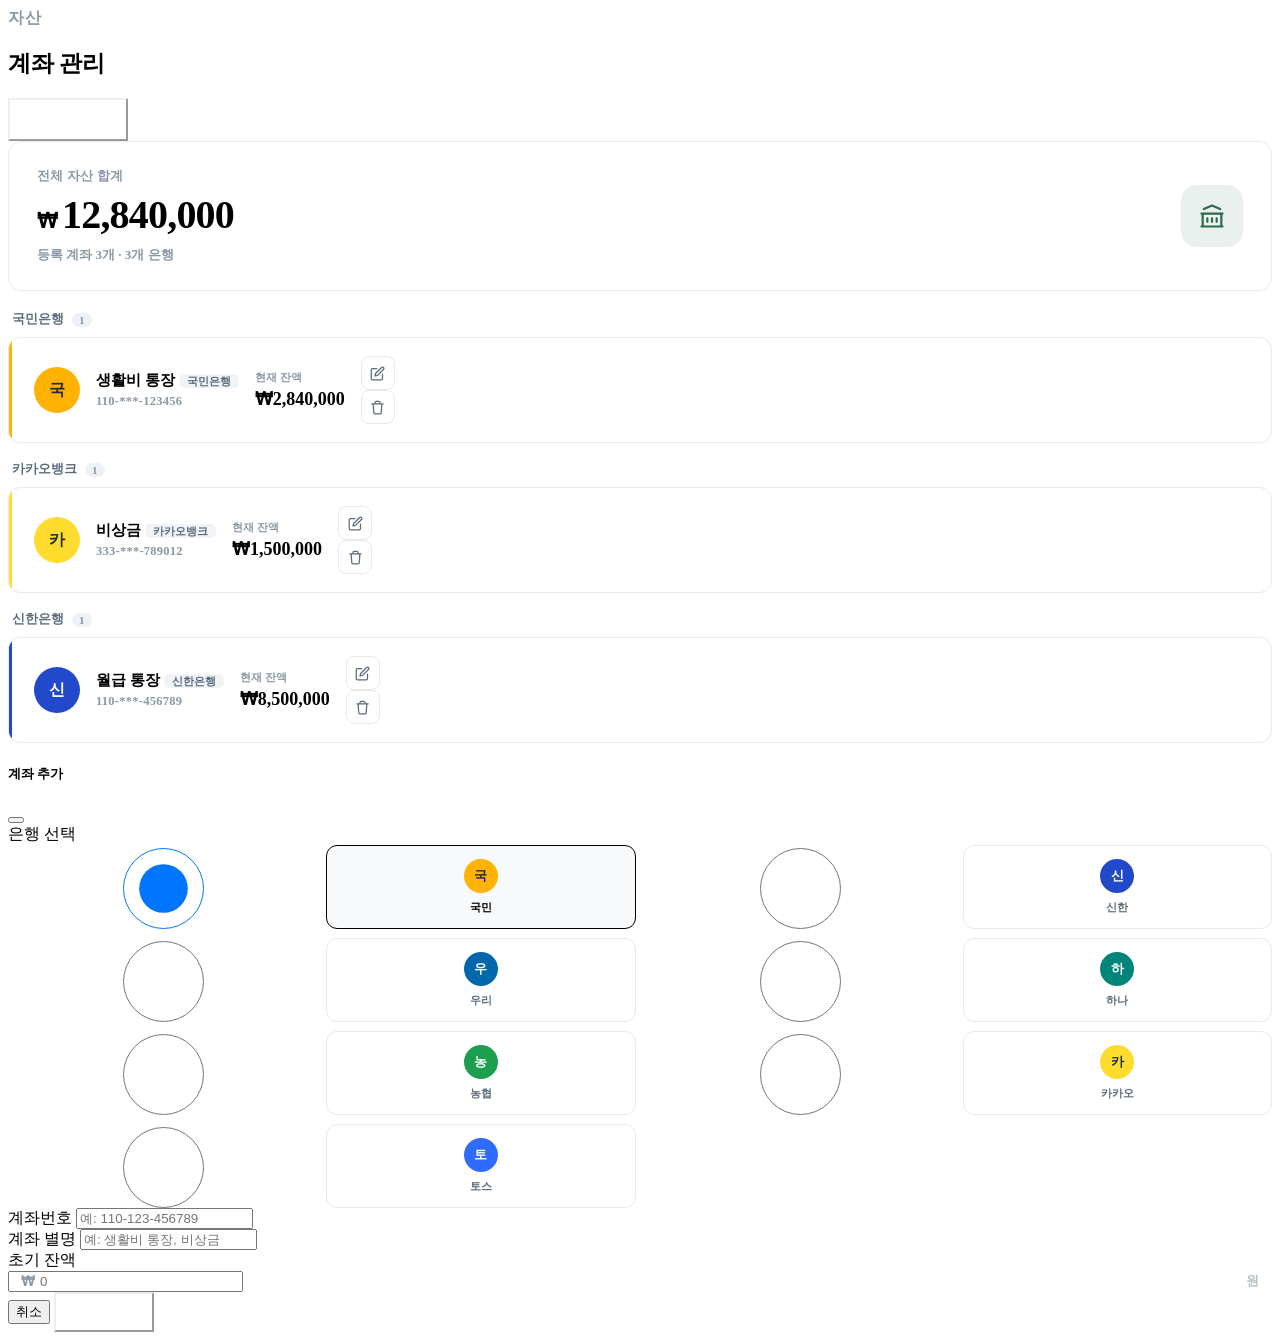
<file: src/main/resources/templates/account/accounts.html>
<!DOCTYPE html>
<html xmlns:th="http://www.thymeleaf.org"
      xmlns:layout="http://www.ultraq.net.nz/thymeleaf/layout"
      layout:decorate="~{layout/layout}">

<head>
    <title>계좌 관리</title>

    <th:block layout:fragment="page-css">
        <style>
            .card {
                border: 1px solid #e6e9ee;
                border-radius: 10px;
                box-shadow: none;
            }

            .page-pretitle {
                color: #8a97a5;
                font-weight: 600;
                letter-spacing: 0.04em;
            }

            .page-title {
                font-size: 1.4375rem;
                font-weight: 800;
                color: var(--sallim-balance);
                letter-spacing: -0.01em;
            }

            .btn-add-dark {
                background-color: var(--sallim-balance);
                border-color: var(--sallim-balance);
                color: #fff;
                font-weight: 700;
                font-size: 0.84375rem;
                padding: 0.5625rem 1.125rem;
            }

            .btn-add-dark:hover {
                background-color: #293b4f;
                border-color: #293b4f;
                color: #fff;
            }

            /* ===== 전체 자산 요약 ===== */
            .asset-summary {
                background: #fff;
                border: 1px solid #e6e9ee;
                border-radius: 14px;
                padding: 1.625rem 1.75rem;
                display: flex;
                align-items: center;
                justify-content: space-between;
                gap: 20px;
                margin-bottom: 1.25rem;
            }

            .asset-summary-label {
                font-size: 0.78125rem;
                font-weight: 700;
                color: #8a97a5;
                letter-spacing: 0.02em;
                margin-bottom: 10px;
            }

            .asset-summary-currency {
                font-size: 1.3125rem;
                font-weight: 700;
                color: var(--sallim-balance);
            }

            .asset-summary-value {
                font-size: 2.5rem;
                font-weight: 800;
                color: var(--sallim-balance);
                letter-spacing: -0.02em;
                line-height: 1;
            }

            .asset-summary-sub {
                font-size: 0.8125rem;
                font-weight: 600;
                color: #8a97a5;
                margin-top: 11px;
            }

            .asset-summary-icon {
                width: 62px;
                height: 62px;
                border-radius: 16px;
                background: rgba(45, 106, 79, 0.10);
                display: flex;
                align-items: center;
                justify-content: center;
                flex-shrink: 0;
            }

            /* ===== 은행 그룹 ===== */
            .account-group {
                margin-bottom: 1.125rem;
            }

            .account-group-header {
                display: flex;
                align-items: center;
                gap: 8px;
                padding: 0 0.25rem 0.5625rem;
            }

            .account-group-name {
                font-size: 0.78125rem;
                font-weight: 700;
                color: #5b6b7b;
            }

            .account-group-count {
                font-size: 0.6875rem;
                font-weight: 700;
                color: #8a97a5;
                padding: 1px 7px;
                border-radius: 20px;
                background: #eef1f5;
            }

            .account-list {
                background: #fff;
                border: 1px solid #e6e9ee;
                border-radius: 12px;
                overflow: hidden;
            }

            .account-row {
                display: flex;
                align-items: center;
                gap: 16px;
                padding: 1.125rem 1.375rem;
                border-top: 1px solid #f0f2f5;
            }

            .account-row:first-child {
                border-top: none;
            }

            .account-row:hover {
                background: #fafbfc;
            }

            .account-avatar {
                width: 46px;
                height: 46px;
                border-radius: 50%;
                flex-shrink: 0;
                display: flex;
                align-items: center;
                justify-content: center;
                font-size: 1rem;
                font-weight: 800;
            }

            .account-nickname {
                font-size: 0.9375rem;
                font-weight: 700;
                color: var(--sallim-balance);
            }

            .account-bank-badge {
                font-size: 0.6875rem;
                font-weight: 700;
                color: #5b6b7b;
                padding: 1px 8px;
                border-radius: 5px;
                background: #f1f3f6;
            }

            .account-masked {
                font-size: 0.78125rem;
                color: #8a97a5;
                font-weight: 600;
                margin-top: 4px;
                font-variant-numeric: tabular-nums;
                letter-spacing: 0.02em;
            }

            .account-balance-label {
                font-size: 0.6875rem;
                font-weight: 600;
                color: #8a97a5;
                margin-bottom: 3px;
            }

            .account-balance-value {
                font-size: 1.125rem;
                font-weight: 800;
                color: var(--sallim-balance);
                font-variant-numeric: tabular-nums;
            }

            .account-actions .btn-icon {
                width: 34px;
                height: 34px;
                display: flex;
                align-items: center;
                justify-content: center;
                border: 1px solid #e6e9ee;
                background: #fff;
                border-radius: 8px;
                color: #5b6b7b;
            }

            .account-actions .btn-icon:hover {
                background: #f4f6fa;
                color: var(--sallim-balance);
            }

            .account-actions .btn-icon-delete:hover {
                background: rgba(193, 96, 74, 0.08);
                color: var(--sallim-expense);
                border-color: rgba(193, 96, 74, 0.3);
            }

            /* ===== 모달: 은행 선택 ===== */
            .bank-select {
                display: grid;
                grid-template-columns: repeat(4, 1fr);
                gap: 9px;
            }

            .bank-select .btn {
                display: flex;
                flex-direction: column;
                align-items: center;
                gap: 7px;
                padding: 0.8125rem 0.375rem;
                border: 1.5px solid #e6e9ee;
                background: #fff;
                border-radius: 11px;
                font-size: 0.6875rem;
                font-weight: 700;
                color: #5b6b7b;
            }

            .bank-select .btn-check:checked + .btn {
                border-color: var(--sallim-balance);
                background: #f7f9fb;
                color: var(--sallim-balance);
            }

            .bank-avatar-sm {
                width: 34px;
                height: 34px;
                border-radius: 50%;
                display: flex;
                align-items: center;
                justify-content: center;
                font-size: 0.8125rem;
                font-weight: 800;
            }

            .amount-input-wrap {
                position: relative;
            }

            .amount-input-wrap .currency-prefix {
                position: absolute;
                left: 13px;
                top: 50%;
                transform: translateY(-50%);
                font-size: 0.875rem;
                font-weight: 700;
                color: #8a97a5;
            }

            .amount-input-wrap .unit-suffix {
                position: absolute;
                right: 13px;
                top: 50%;
                transform: translateY(-50%);
                font-size: 0.78125rem;
                font-weight: 600;
                color: #b3bdc8;
            }

            .amount-input-wrap input {
                padding-left: 30px;
                padding-right: 32px;
                font-variant-numeric: tabular-nums;
            }
        </style>
    </th:block>
</head>

<body>
<section layout:fragment="content">

    <!-- 페이지 헤더 -->
    <div class="page-header d-print-none">
        <div class="container-fluid">
            <div class="row g-2 align-items-center">
                <div class="col">
                    <div class="page-pretitle" style="margin-bottom: 5px;">자산</div>
                    <h2 class="page-title">계좌 관리</h2>
                </div>
                <div class="col-auto ms-auto d-print-none">
                    <button type="button" class="btn btn-add-dark" data-bs-toggle="modal" data-bs-target="#modal-add-account">
                        <svg xmlns="http://www.w3.org/2000/svg" width="16" height="16" viewBox="0 0 24 24"
                             fill="none" stroke="currentColor" stroke-width="2.4" stroke-linecap="round" stroke-linejoin="round">
                            <path d="M12 5v14M5 12h14"/>
                        </svg>
                        계좌 추가
                    </button>
                </div>
            </div>
        </div>
    </div>

    <div class="page-body">
        <div class="container-fluid">

            <!-- 전체 자산 요약 -->
            <div class="asset-summary">
                <div>
                    <div class="asset-summary-label">전체 자산 합계</div>
                    <div class="d-flex align-items-baseline gap-1">
                        <span class="asset-summary-currency">₩</span>
                        <span class="asset-summary-value">12,840,000</span>
                    </div>
                    <div class="asset-summary-sub">등록 계좌 3개 · 3개 은행</div>
                </div>
                <div class="asset-summary-icon">
                    <svg xmlns="http://www.w3.org/2000/svg" width="28" height="28" viewBox="0 0 24 24"
                         fill="none" stroke="#2D6A4F" stroke-width="1.9" stroke-linecap="round" stroke-linejoin="round">
                        <path d="M3 21h18M3 10h18M5 6l7-3 7 3M4 10v11M20 10v11M8 14v3M12 14v3M16 14v3"/>
                    </svg>
                </div>
            </div>

            <!-- 국민은행 -->
            <div class="account-group">
                <div class="account-group-header">
                    <span class="account-group-name">국민은행</span>
                    <span class="account-group-count">1</span>
                </div>
                <div class="account-list">
                    <div class="account-row" style="border-left: 3px solid #FFB300;">
                        <span class="account-avatar" style="background:#FFB300; color:#1E2D3D;">국</span>
                        <div class="flex-fill" style="min-width: 0;">
                            <div class="d-flex align-items-center gap-2">
                                <span class="account-nickname">생활비 통장</span>
                                <span class="account-bank-badge">국민은행</span>
                            </div>
                            <div class="account-masked">110-***-123456</div>
                        </div>
                        <div class="text-end me-2">
                            <div class="account-balance-label">현재 잔액</div>
                            <div class="account-balance-value">₩2,840,000</div>
                        </div>
                        <div class="d-flex gap-2 account-actions flex-shrink-0">
                            <button type="button" class="btn-icon" title="편집">
                                <svg xmlns="http://www.w3.org/2000/svg" width="15" height="15" viewBox="0 0 24 24"
                                     fill="none" stroke="currentColor" stroke-width="2" stroke-linecap="round" stroke-linejoin="round">
                                    <path d="M11 4H4a2 2 0 0 0-2 2v14a2 2 0 0 0 2 2h14a2 2 0 0 0 2-2v-7"/>
                                    <path d="M18.5 2.5a2.12 2.12 0 0 1 3 3L12 15l-4 1 1-4Z"/>
                                </svg>
                            </button>
                            <button type="button" class="btn-icon btn-icon-delete" title="삭제">
                                <svg xmlns="http://www.w3.org/2000/svg" width="15" height="15" viewBox="0 0 24 24"
                                     fill="none" stroke="currentColor" stroke-width="2" stroke-linecap="round" stroke-linejoin="round">
                                    <path d="M3 6h18M8 6V4a2 2 0 0 1 2-2h4a2 2 0 0 1 2 2v2M19 6l-1 14a2 2 0 0 1-2 2H8a2 2 0 0 1-2-2L5 6"/>
                                </svg>
                            </button>
                        </div>
                    </div>
                </div>
            </div>

            <!-- 카카오뱅크 -->
            <div class="account-group">
                <div class="account-group-header">
                    <span class="account-group-name">카카오뱅크</span>
                    <span class="account-group-count">1</span>
                </div>
                <div class="account-list">
                    <div class="account-row" style="border-left: 3px solid #FFDC2E;">
                        <span class="account-avatar" style="background:#FFDC2E; color:#1E2D3D;">카</span>
                        <div class="flex-fill" style="min-width: 0;">
                            <div class="d-flex align-items-center gap-2">
                                <span class="account-nickname">비상금</span>
                                <span class="account-bank-badge">카카오뱅크</span>
                            </div>
                            <div class="account-masked">333-***-789012</div>
                        </div>
                        <div class="text-end me-2">
                            <div class="account-balance-label">현재 잔액</div>
                            <div class="account-balance-value">₩1,500,000</div>
                        </div>
                        <div class="d-flex gap-2 account-actions flex-shrink-0">
                            <button type="button" class="btn-icon" title="편집">
                                <svg xmlns="http://www.w3.org/2000/svg" width="15" height="15" viewBox="0 0 24 24"
                                     fill="none" stroke="currentColor" stroke-width="2" stroke-linecap="round" stroke-linejoin="round">
                                    <path d="M11 4H4a2 2 0 0 0-2 2v14a2 2 0 0 0 2 2h14a2 2 0 0 0 2-2v-7"/>
                                    <path d="M18.5 2.5a2.12 2.12 0 0 1 3 3L12 15l-4 1 1-4Z"/>
                                </svg>
                            </button>
                            <button type="button" class="btn-icon btn-icon-delete" title="삭제">
                                <svg xmlns="http://www.w3.org/2000/svg" width="15" height="15" viewBox="0 0 24 24"
                                     fill="none" stroke="currentColor" stroke-width="2" stroke-linecap="round" stroke-linejoin="round">
                                    <path d="M3 6h18M8 6V4a2 2 0 0 1 2-2h4a2 2 0 0 1 2 2v2M19 6l-1 14a2 2 0 0 1-2 2H8a2 2 0 0 1-2-2L5 6"/>
                                </svg>
                            </button>
                        </div>
                    </div>
                </div>
            </div>

            <!-- 신한은행 -->
            <div class="account-group">
                <div class="account-group-header">
                    <span class="account-group-name">신한은행</span>
                    <span class="account-group-count">1</span>
                </div>
                <div class="account-list">
                    <div class="account-row" style="border-left: 3px solid #2249C9;">
                        <span class="account-avatar" style="background:#2249C9; color:#fff;">신</span>
                        <div class="flex-fill" style="min-width: 0;">
                            <div class="d-flex align-items-center gap-2">
                                <span class="account-nickname">월급 통장</span>
                                <span class="account-bank-badge">신한은행</span>
                            </div>
                            <div class="account-masked">110-***-456789</div>
                        </div>
                        <div class="text-end me-2">
                            <div class="account-balance-label">현재 잔액</div>
                            <div class="account-balance-value">₩8,500,000</div>
                        </div>
                        <div class="d-flex gap-2 account-actions flex-shrink-0">
                            <button type="button" class="btn-icon" title="편집">
                                <svg xmlns="http://www.w3.org/2000/svg" width="15" height="15" viewBox="0 0 24 24"
                                     fill="none" stroke="currentColor" stroke-width="2" stroke-linecap="round" stroke-linejoin="round">
                                    <path d="M11 4H4a2 2 0 0 0-2 2v14a2 2 0 0 0 2 2h14a2 2 0 0 0 2-2v-7"/>
                                    <path d="M18.5 2.5a2.12 2.12 0 0 1 3 3L12 15l-4 1 1-4Z"/>
                                </svg>
                            </button>
                            <button type="button" class="btn-icon btn-icon-delete" title="삭제">
                                <svg xmlns="http://www.w3.org/2000/svg" width="15" height="15" viewBox="0 0 24 24"
                                     fill="none" stroke="currentColor" stroke-width="2" stroke-linecap="round" stroke-linejoin="round">
                                    <path d="M3 6h18M8 6V4a2 2 0 0 1 2-2h4a2 2 0 0 1 2 2v2M19 6l-1 14a2 2 0 0 1-2 2H8a2 2 0 0 1-2-2L5 6"/>
                                </svg>
                            </button>
                        </div>
                    </div>
                </div>
            </div>

        </div>
    </div>

    <!-- 계좌 추가 모달 -->
    <div class="modal modal-blur fade" id="modal-add-account" tabindex="-1" aria-hidden="true">
        <div class="modal-dialog modal-dialog-centered" role="document">
            <div class="modal-content">

                <div class="modal-header">
                    <h5 class="modal-title">계좌 추가</h5>
                    <button type="button" class="btn-close" data-bs-dismiss="modal" aria-label="Close"></button>
                </div>

                <div class="modal-body">
                    <form>

                        <!-- 은행 선택 -->
                        <div class="mb-3">
                            <label class="form-label">은행 선택</label>
                            <div class="bank-select">
                                <input type="radio" class="btn-check" name="bank-select" id="bank-kb" checked>
                                <label class="btn" for="bank-kb">
                                    <span class="bank-avatar-sm" style="background:#FFB300; color:#1E2D3D;">국</span>
                                    국민
                                </label>

                                <input type="radio" class="btn-check" name="bank-select" id="bank-shinhan">
                                <label class="btn" for="bank-shinhan">
                                    <span class="bank-avatar-sm" style="background:#2249C9; color:#fff;">신</span>
                                    신한
                                </label>

                                <input type="radio" class="btn-check" name="bank-select" id="bank-woori">
                                <label class="btn" for="bank-woori">
                                    <span class="bank-avatar-sm" style="background:#0067AC; color:#fff;">우</span>
                                    우리
                                </label>

                                <input type="radio" class="btn-check" name="bank-select" id="bank-hana">
                                <label class="btn" for="bank-hana">
                                    <span class="bank-avatar-sm" style="background:#00857A; color:#fff;">하</span>
                                    하나
                                </label>

                                <input type="radio" class="btn-check" name="bank-select" id="bank-nh">
                                <label class="btn" for="bank-nh">
                                    <span class="bank-avatar-sm" style="background:#1E9E4F; color:#fff;">농</span>
                                    농협
                                </label>

                                <input type="radio" class="btn-check" name="bank-select" id="bank-kakao">
                                <label class="btn" for="bank-kakao">
                                    <span class="bank-avatar-sm" style="background:#FFDC2E; color:#1E2D3D;">카</span>
                                    카카오
                                </label>

                                <input type="radio" class="btn-check" name="bank-select" id="bank-toss">
                                <label class="btn" for="bank-toss">
                                    <span class="bank-avatar-sm" style="background:#2F6BFF; color:#fff;">토</span>
                                    토스
                                </label>
                            </div>
                        </div>

                        <div class="mb-3">
                            <label class="form-label">계좌번호</label>
                            <input type="text" class="form-control" placeholder="예: 110-123-456789">
                        </div>

                        <div class="mb-3">
                            <label class="form-label">계좌 별명</label>
                            <input type="text" class="form-control" placeholder="예: 생활비 통장, 비상금">
                        </div>

                        <div class="mb-0">
                            <label class="form-label">초기 잔액</label>
                            <div class="amount-input-wrap">
                                <span class="currency-prefix">₩</span>
                                <input type="text" class="form-control" placeholder="0">
                                <span class="unit-suffix">원</span>
                            </div>
                        </div>

                    </form>
                </div>

                <div class="modal-footer">
                    <button type="button" class="btn" data-bs-dismiss="modal">취소</button>
                    <button type="button" class="btn btn-add-dark">계좌 추가</button>
                </div>

            </div>
        </div>
    </div>

</section>
</body>
</html>
</file>
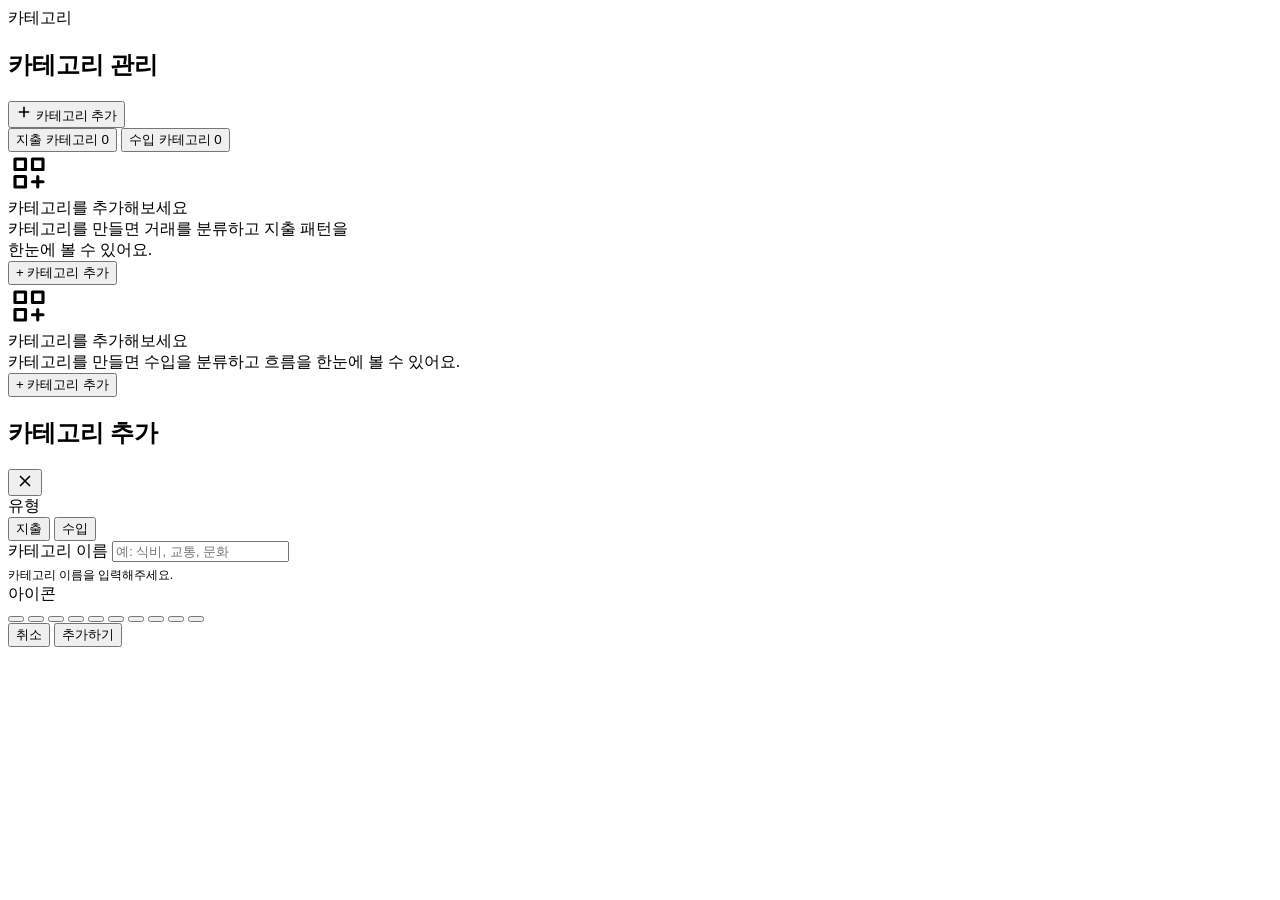
<file: src/main/resources/templates/category/categories.html>
<!DOCTYPE html>
<html xmlns:th="http://www.thymeleaf.org"
      xmlns:layout="http://www.ultraq.net.nz/thymeleaf/layout"
      layout:decorate="~{layout/layout}">

<head>
  <title>카테고리 관리</title>
</head>

<th:block layout:fragment="page-css">
  <link th:href="@{/css/category/categories.css}" rel="stylesheet"/>
</th:block>

<section layout:fragment="content">

  <!-- 페이지 헤더 -->
  <div class="page-header d-print-none">
    <div class="container-fluid">
      <div class="d-flex align-items-end justify-content-between">
        <div>
          <div class="page-pretitle">카테고리</div>
          <h1 class="page-title mt-1">카테고리 관리</h1>
        </div>
        <button type="button" class="btn-add" id="btnOpenModal">
          <svg width="16" height="16" viewBox="0 0 24 24" fill="none" stroke="currentColor"
               stroke-width="2.4" stroke-linecap="round" stroke-linejoin="round">
            <path d="M12 5v14M5 12h14"/>
          </svg>
          카테고리 추가
        </button>
      </div>
    </div>
  </div>

  <div class="page-body">
    <div class="container-fluid">

      <!-- 탭: 지출 / 수입 -->
      <div class="cat-tabs mb-4">
        <button type="button" class="cat-tab active" data-type="expense">
          지출 카테고리
          <span class="cat-tab-count">0</span>
        </button>
        <button type="button" class="cat-tab" data-type="income">
          수입 카테고리
          <span class="cat-tab-count">0</span>
        </button>
      </div>

      <!-- ===== 지출 카테고리 패널 ===== -->
      <div id="panel-expense">
        <!-- 카드는 category.js에서 GET /api/categories 응답으로 렌더링 -->
        <div class="cat-grid d-none" id="grid-expense"></div>
        <div class="cat-empty d-none" id="empty-expense">
          <div class="cat-empty-icon">
            <svg width="42" height="42" viewBox="0 0 24 24" fill="none" stroke="currentColor"
                 stroke-width="1.8" stroke-linecap="round" stroke-linejoin="round">
              <path d="M4 4h6v6H4zM14 4h6v6h-6zM4 14h6v6H4z"/><path d="M17 14v6M14 17h6"/>
            </svg>
          </div>
          <div class="cat-empty-title">카테고리를 추가해보세요</div>
          <div class="cat-empty-desc">카테고리를 만들면 거래를 분류하고 지출 패턴을<br>한눈에 볼 수 있어요.</div>
          <button type="button" class="btn-add js-open-modal">+ 카테고리 추가</button>
        </div>
      </div>

      <!-- ===== 수입 카테고리 패널 (기본 숨김) ===== -->
      <div id="panel-income" class="d-none">
        <div class="cat-grid d-none" id="grid-income"></div>
        <div class="cat-empty d-none" id="empty-income">
          <div class="cat-empty-icon">
            <svg width="42" height="42" viewBox="0 0 24 24" fill="none" stroke="currentColor"
                 stroke-width="1.8" stroke-linecap="round" stroke-linejoin="round">
              <path d="M4 4h6v6H4zM14 4h6v6h-6zM4 14h6v6H4z"/><path d="M17 14v6M14 17h6"/>
            </svg>
          </div>
          <div class="cat-empty-title">카테고리를 추가해보세요</div>
          <div class="cat-empty-desc">카테고리를 만들면 수입을 분류하고 흐름을 한눈에 볼 수 있어요.</div>
          <button type="button" class="btn-add js-open-modal">+ 카테고리 추가</button>
        </div>
      </div>

    </div>
  </div>

  <!-- ===== 카테고리 추가/편집 모달 ===== -->
  <div id="categoryModal" class="sallim-modal-overlay d-none">
    <div class="sallim-modal">

      <div class="sallim-modal-header">
        <h2>카테고리 추가</h2>
        <button type="button" class="modal-close">
          <svg width="18" height="18" viewBox="0 0 24 24" fill="none" stroke="currentColor"
               stroke-width="2.2" stroke-linecap="round" stroke-linejoin="round">
            <path d="M18 6 6 18M6 6l12 12"/>
          </svg>
        </button>
      </div>

      <div class="sallim-modal-body">

        <!-- 유형 토글 -->
        <div>
          <label class="form-label-sm">유형</label>
          <div class="type-toggle" id="typeToggle">
            <button type="button" class="active" data-type="expense">지출</button>
            <button type="button" data-type="income">수입</button>
          </div>
        </div>

        <!-- 이름 입력 -->
        <div>
          <label class="form-label-sm">카테고리 이름</label>
          <input type="text" id="categoryName" class="sallim-input" placeholder="예: 식비, 교통, 문화">
          <span id="nameError" class="d-none"
                style="font-size:0.75rem;color:var(--sallim-expense);margin-top:5px;display:block;">
            카테고리 이름을 입력해주세요.
          </span>
        </div>

        <!-- 아이콘 피커: 색상은 선택된 유형(지출/수입)을 따라감 -->
        <div>
          <label class="form-label-sm">아이콘</label>
          <!-- title(툴팁)은 category.js의 CATEGORY_ICONS에서 동적으로 채움 -->
          <div class="icon-picker" id="iconPicker" data-type="expense">
            <button type="button" class="active" data-icon="food"></button>
            <button type="button" data-icon="transport"></button>
            <button type="button" data-icon="housing"></button>
            <button type="button" data-icon="culture"></button>
            <button type="button" data-icon="shopping"></button>
            <button type="button" data-icon="subscription"></button>
            <button type="button" data-icon="salary"></button>
            <button type="button" data-icon="side"></button>
            <button type="button" data-icon="interest"></button>
            <button type="button" data-icon="etc"></button>
          </div>
        </div>

      </div>

      <div class="sallim-modal-footer">
        <span id="submitError" class="d-none"
              style="font-size:0.78rem;color:var(--sallim-expense);margin-right:auto;align-self:center;"></span>
        <button type="button" class="btn-cancel">취소</button>
        <button type="button" class="btn-submit" id="submitCategoryBtn">추가하기</button>
      </div>

    </div>
  </div>
</section>

<th:block layout:fragment="page-js">
  <script th:src="@{/js/category/categories.js}"></script>
</th:block>

</html>
</file>
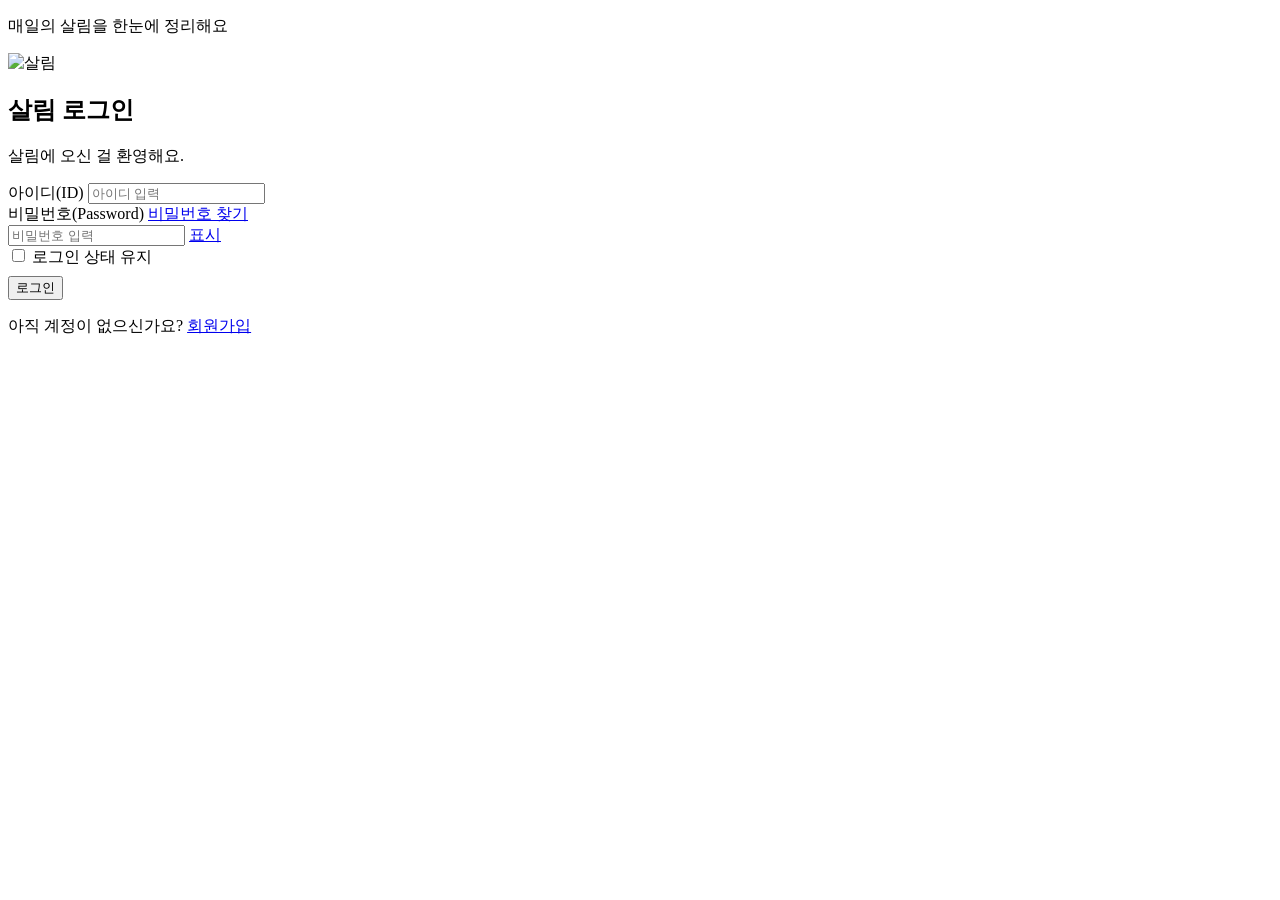
<file: src/main/resources/templates/member/login.html>
<!DOCTYPE html>
<html lang="ko"
      xmlns:th="http://www.thymeleaf.org"
      xmlns:layout="http://www.ultraq.net.nz/thymeleaf/layout"
      layout:decorate="~{layout/auth}">
<head>
  <title>로그인</title>
</head>
<body>

<div layout:fragment="content">
  <!-- 태그라인 -->
  <p class="text-center fw-bold text-dark mb-4">매일의 살림을 한눈에 정리해요</p>

  <div class="card card-md sallim-auth-card">
    <div class="card-body p-4 p-md-5">

      <!-- 살 아이콘 -->
      <div class="text-center mb-3">
        <img th:src="@{/images/logo/sallim-symbol-light.svg}" alt="살림" class="auth-symbol">
      </div>

      <h2 class="text-center mb-1">살림 로그인</h2>
      <p class="text-center text-secondary mb-4">살림에 오신 걸 환영해요.</p>

      <form id="loginForm" action="/api/members/login" method="post">
        <!-- 이메일 -->
        <div class="mb-3">
          <label class="form-label">아이디(ID)</label>
          <input type="text" id="memberId" name="memberId" class="form-control"
                 placeholder="아이디 입력" autocomplete="memberId">
        </div>

        <!-- 비밀번호 -->
        <div class="mb-3">
          <div class="d-flex justify-content-between align-items-center">
            <label class="form-label mb-0">비밀번호(Password)</label>
            <a href="#" class="text-decoration-none small">비밀번호 찾기</a>
          </div>
          <div class="input-group input-group-flat mt-1">
            <input type="password" id="password" name="password" class="form-control"
                   placeholder="비밀번호 입력" autocomplete="current-password">
            <span class="input-group-text">
              <a href="#" id="togglePassword"
                 class="link-secondary text-decoration-none">표시</a>
            </span>
          </div>
        </div>

        <!-- 로그인 상태 유지 -->
        <div class="mb-4">
          <label class="form-check mb-0">
            <input type="checkbox" class="form-check-input">
            <span class="form-check-label">로그인 상태 유지</span>
          </label>
        </div>

        <!-- 오류 메시지 -->
        <div th:if="${msg}"
             th:text="${msg}"
             style="color: red; margin-bottom: 8px; text-align: left;">
        </div>

        <!-- 로그인 버튼 -->
        <button type="submit" class="btn btn-primary w-100">로그인</button>
      </form>

      <!-- 회원가입으로 이동 -->
      <p class="text-center text-secondary mt-3">
        아직 계정이 없으신가요? <a href="/signup" class="fw-bold text-decoration-none">회원가입</a>
      </p>

    </div>
  </div>

</div>

<th:block layout:fragment="scripts">
  <script>
    const toggle = document.getElementById('togglePassword');
    const password = document.getElementById('password');

    toggle.addEventListener('click', function (e) {
      e.preventDefault();
      const isHidden = password.type === 'password';
      password.type = isHidden ? 'text' : 'password';
      toggle.textContent = isHidden ? '숨김' : '표시';
    });
  </script>
</th:block>

</body>
</html>
</file>
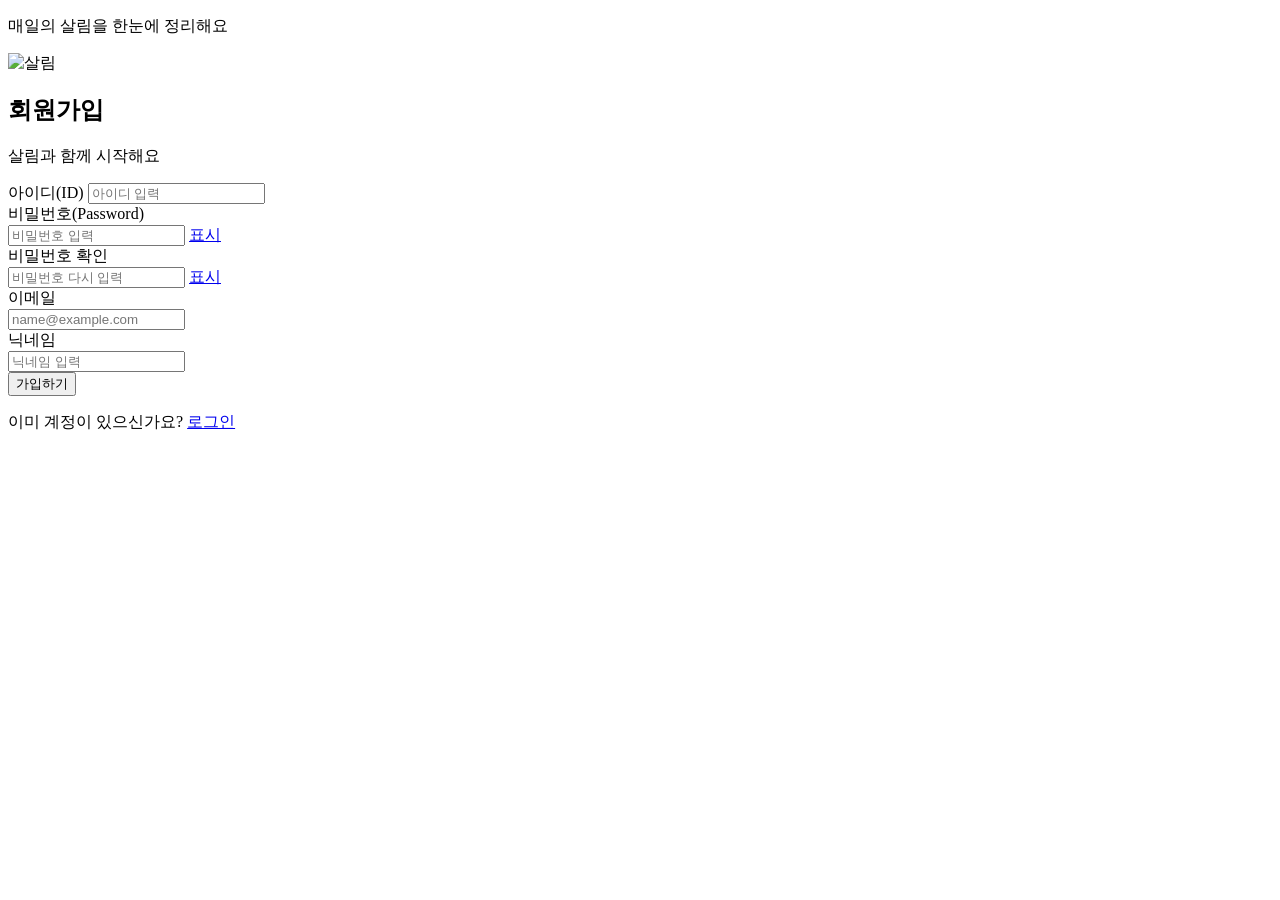
<file: src/main/resources/templates/member/signup.html>
<!DOCTYPE html>
<html lang="ko"
      xmlns:th="http://www.thymeleaf.org"
      xmlns:layout="http://www.ultraq.net.nz/thymeleaf/layout"
      layout:decorate="~{layout/auth}">
<head>
  <title>회원가입</title>
</head>
<body>

<div layout:fragment="content">
  <!-- 태그라인 -->
  <p class="text-center fw-bold text-dark mb-4">매일의 살림을 한눈에 정리해요</p>

  <div class="card card-md sallim-auth-card">
    <div class="card-body p-4 p-md-5">

      <!-- 살 아이콘 -->
      <div class="text-center mb-3">
        <img th:src="@{/images/logo/sallim-symbol-light.svg}" alt="살림" class="auth-symbol">
      </div>

      <h2 class="text-center mb-1">회원가입</h2>
      <p class="text-center text-secondary mb-4">살림과 함께 시작해요</p>

      <form id="signupForm">
        <!-- 이메일 -->
        <div class="mb-3">
          <label class="form-label">아이디(ID)</label>
          <input type="text" id="memberId" name="memberId" class="form-control"
                 placeholder="아이디 입력" autocomplete="memberId">
          <small id="memberIdMsg" class="form-text"></small>
        </div>

        <!-- 비밀번호 -->
        <div class="mb-3">
          <div class="d-flex justify-content-between align-items-center">
            <label class="form-label mb-0">비밀번호(Password)</label>
          </div>
          <div class="input-group input-group-flat mt-1">
            <input type="password" id="password" name="password" class="form-control"
                   placeholder="비밀번호 입력" autocomplete="new-password">
            <span class="input-group-text">
                <a href="#" id="togglePassword"
                   class="link-secondary text-decoration-none">표시</a>
            </span>
          </div>
          <small id="passwordMsg" class="form-text"></small>
        </div>

        <!-- 비밀번호 확인 -->
        <div class="mb-3">
          <div class="d-flex justify-content-between align-items-center">
            <label class="form-label mb-0">비밀번호 확인</label>
          </div>
          <div class="input-group input-group-flat mt-1">
            <input type="password" id="passwordChk" name="passwordChk" class="form-control"
                   placeholder="비밀번호 다시 입력" autocomplete="off">
            <span class="input-group-text">
               <a href="#" id="togglePasswordChk"
                  class="link-secondary text-decoration-none">표시</a>
            </span>
          </div>
          <small id="passwordChkMsg" class="form-text"></small>
        </div>

        <!-- 이메일 -->
        <div class="mb-3">
          <div class="d-flex justify-content-between align-items-center">
            <label class="form-label mb-0">이메일</label>
          </div>
          <div class="input-group input-group-flat mt-1">
            <input type="email" id="email" name="email" class="form-control"
                   placeholder="name@example.com" autocomplete="off">
          </div>
          <small id="emailMsg" class="form-text"></small>
        </div>

        <!-- 닉네임 -->
        <div class="mb-3">
          <div class="d-flex justify-content-between align-items-center">
            <label class="form-label mb-0">닉네임</label>
          </div>
          <div class="input-group input-group-flat mt-1">
            <input type="text" id="nickname" name="nickname" class="form-control"
                   placeholder="닉네임 입력" autocomplete="nickname">
          </div>
          <small id="nicknameMsg" class="form-text"></small>
        </div>

        <!-- 가입 버튼 -->
        <button type="submit" class="btn btn-primary w-100">가입하기</button>
      </form>

      <!-- 로그인 창으로 이동 -->
      <p class="text-center text-secondary mt-3">
        이미 계정이 있으신가요? <a href="/login" class="fw-bold text-decoration-none">로그인</a>
      </p>

    </div>
  </div>

</div>

<th:block layout:fragment="scripts">
  <script>
    // 아이디 정규식: 영문 소문자, 4~20자
    const ID_REGEX = /^[a-z][a-z0-9]{3,19}$/;
    // 비밀번호 정규식: 영문 + 특수문자 포함, 8~20자
    const PW_REGEX = /^(?=.*[A-Za-z])(?=.*[!@#$%^&*()_+\-=\[\]{}|;:,.<>?]).{8,}$/;

    // 메시지 표시
    function showMsg(id, message, isValid) {
      const el = document.getElementById(id);
      el.textContent = message;
      el.style.color = isValid ? 'var(--sallim-income)' : 'var(--tblr-danger)'; // 딥그린 or 빨강
    }

    // 아이디: 정규식 → 통과하면 중복 체크
    let isIdAvailable = false;
    document.getElementById('memberId').addEventListener('blur', async function () {
      const val = this.value;
      if (!val) { showMsg('memberIdMsg', '아이디를 입력해주세요.', false); return; }
      if (!ID_REGEX.test(val)) { showMsg('memberIdMsg', '영문 소문자로 시작하는 4~20자입니다.', false); isIdAvailable = false; return; }

      try {
        const res = await fetch(`/api/members/check-id?memberId=${encodeURIComponent(val)}`);
        const data = await res.json();
        isIdAvailable = data.available;
        showMsg('memberIdMsg', data.available ? '사용 가능한 아이디입니다.' : '이미 사용 중인 아이디입니다.', data.available);
      } catch {
        showMsg('memberIdMsg', '중복 확인에 실패했습니다.', false);
        isIdAvailable = false;
      }
    });

    // 비밀번호: 정규식
    let isPwValid = false;
    document.getElementById('password').addEventListener('blur', function () {
      const val = this.value;
      if (!val) { showMsg('passwordMsg', '비밀번호를 입력해주세요.', false); return; }
      isPwValid = PW_REGEX.test(val);
      showMsg('passwordMsg',
              isPwValid ? '사용 가능한 비밀번호입니다.' : '영문과 특수문자를 포함해 8자 이상이어야 합니다.',
              isPwValid
      );
    });

    // 비밀번호 확인: 일치 여부
    let isPwChkValid = false;
    document.getElementById('passwordChk').addEventListener('blur', function () {
      const pw = document.getElementById('password').value;
      const val = this.value;
      if (!val) { showMsg('passwordChkMsg', '비밀번호를 다시 입력해주세요.', false); return; }
      isPwChkValid = pw === val;
      showMsg('passwordChkMsg',
              isPwChkValid ? '비밀번호가 일치합니다.' : '비밀번호가 일치하지 않습니다.',
              isPwChkValid
      );
    });

    // 이메일: 중복 체크 (type="email"이 형식은 이미 잡아줌)
    let isEmailAvailable = false;
    document.getElementById('email').addEventListener('blur', async function () {
      const val = this.value;
      if (!val) { showMsg('emailMsg', '이메일을 입력해주세요.', false); return; }

      try {
        const res = await fetch(`/api/members/check-email?email=${encodeURIComponent(val)}`);
        const data = await res.json();
        isEmailAvailable = data.available;
        showMsg('emailMsg', data.available ? '사용 가능한 이메일입니다.' : '이미 등록된 이메일입니다.', data.available);
      } catch {
        showMsg('emailMsg', '중복 확인에 실패했습니다.', false);
        isEmailAvailable = false;
      }
    });

    // 닉네임: 빈값만 체크
    let isNicknameValid = false;
    document.getElementById('nickname').addEventListener('blur', function () {
      isNicknameValid = this.value.trim().length > 0;
      showMsg('nicknameMsg', isNicknameValid ? '' : '닉네임을 입력해주세요.', isNicknameValid);
    });

    // 비밀번호 표시 토글
    function bindToggle(toggleId, inputId) {
      const toggle = document.getElementById(toggleId);
      const input = document.getElementById(inputId);
      toggle.addEventListener('click', function (e) {
        e.preventDefault();
        const isHidden = input.type === 'password';
        input.type = isHidden ? 'text' : 'password';
        toggle.textContent = isHidden ? '숨김' : '표시';
      });
    }
    bindToggle('togglePassword', 'password');
    bindToggle('togglePasswordChk', 'passwordChk');

    // 제출
    document.getElementById('signupForm').addEventListener('submit', async function (e) {
      e.preventDefault();

      if (!isIdAvailable)    { showMsg('memberIdMsg', '아이디 중복 확인이 필요합니다.', false); return; }
      if (!isPwValid)        { showMsg('passwordMsg', '비밀번호 형식을 확인해주세요.', false); return; }
      if (!isPwChkValid)     { showMsg('passwordChkMsg', '비밀번호 확인이 필요합니다.', false); return; }
      if (!isEmailAvailable) { showMsg('emailMsg', '이메일 중복 확인이 필요합니다.', false); return; }
      if (!isNicknameValid)  { showMsg('nicknameMsg', '닉네임을 입력해주세요.', false); return; }

      try {
        const res = await fetch('/api/members/signup', {
          method: 'POST',
          headers: { 'Content-Type': 'application/json' },
          body: JSON.stringify({
            memberId: document.getElementById('memberId').value,
            password: document.getElementById('password').value,
            email: document.getElementById('email').value,
            nickname: document.getElementById('nickname').value
          })
        });

        if (res.ok) {
          window.location.href = '/login';
        } else {
          const err = await res.json();
          alert(err?.message ?? '가입에 실패했습니다.');
        }
      } catch {
        alert('네트워크 오류가 발생했습니다.');
      }
    });

  </script>
</th:block>

</body>
</html>
</file>
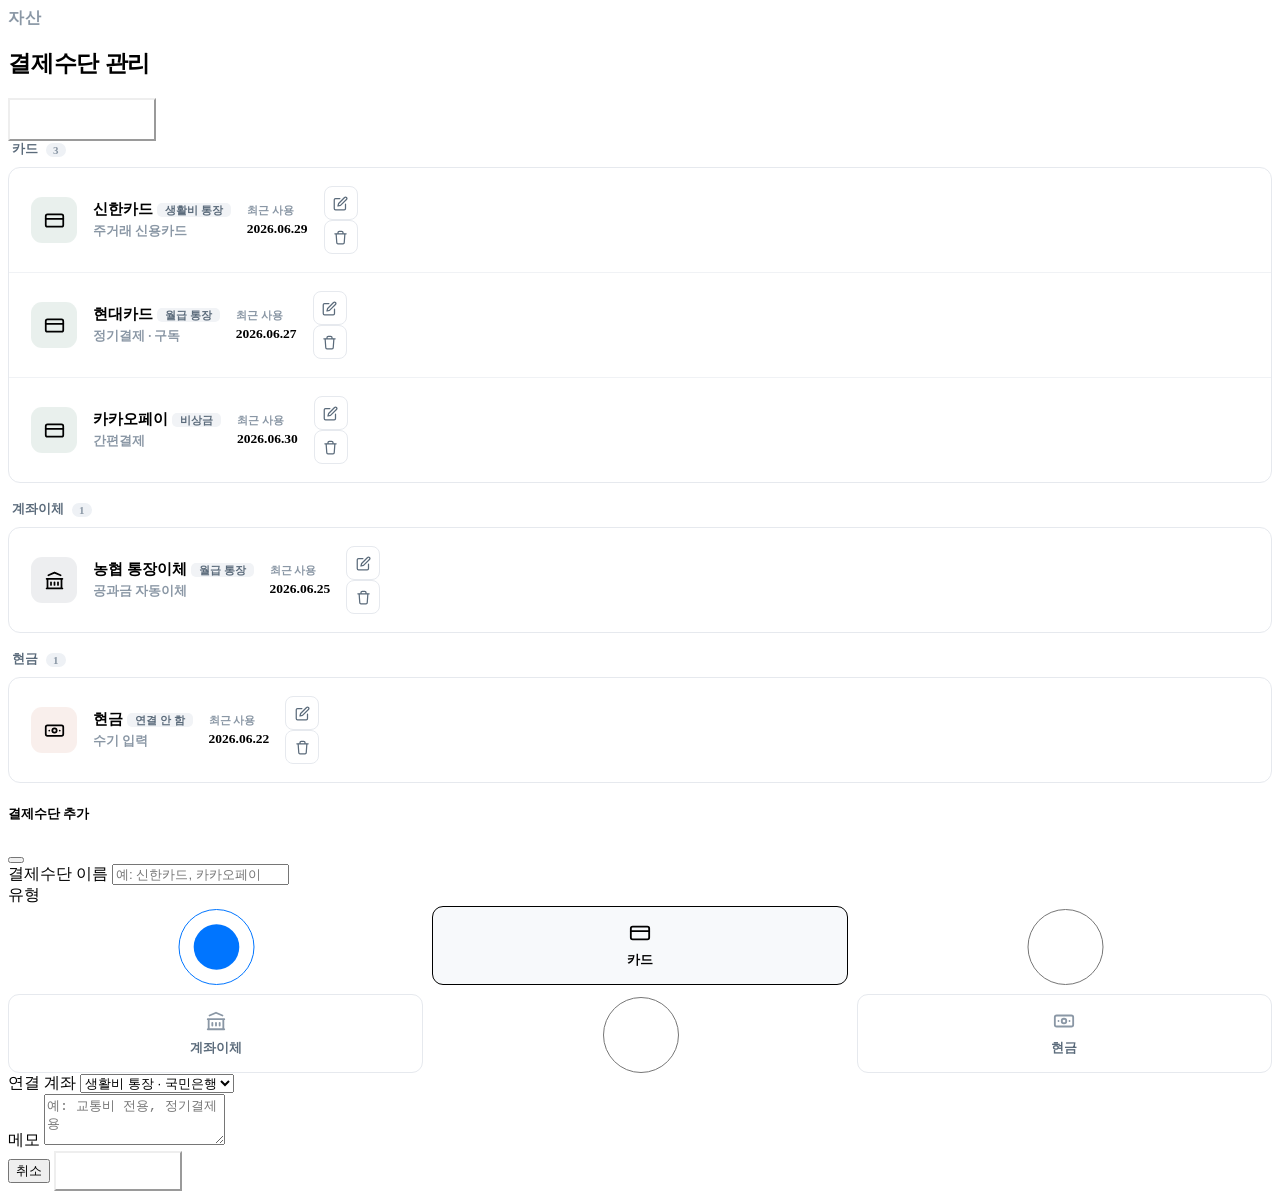
<file: src/main/resources/templates/payment/payment-methods.html>
<!DOCTYPE html>
<html xmlns:th="http://www.thymeleaf.org"
      xmlns:layout="http://www.ultraq.net.nz/thymeleaf/layout"
      layout:decorate="~{layout/layout}">

<head>
    <title>결제수단 관리</title>

    <th:block layout:fragment="page-css">
        <style>
            .card {
                border: 1px solid #e6e9ee;
                border-radius: 10px;
                box-shadow: none;
            }

            .page-pretitle {
                color: #8a97a5;
                font-weight: 600;
                letter-spacing: 0.04em;
            }

            .page-title {
                font-size: 1.4375rem;
                font-weight: 800;
                color: var(--sallim-balance);
                letter-spacing: -0.01em;
            }

            /* ===== 추가 버튼 (네이비) ===== */
            .btn-add-dark {
                background-color: var(--sallim-balance);
                border-color: var(--sallim-balance);
                color: #fff;
                font-weight: 700;
                font-size: 0.84375rem;
                padding: 0.5625rem 1.125rem;
            }

            .btn-add-dark:hover {
                background-color: #293b4f;
                border-color: #293b4f;
                color: #fff;
            }

            /* ===== 그룹 헤더 ===== */
            .payment-group {
                margin-bottom: 1.125rem;
            }

            .payment-group-header {
                display: flex;
                align-items: center;
                gap: 8px;
                padding: 0 0.25rem 0.5625rem;
            }

            .payment-group-name {
                font-size: 0.78125rem;
                font-weight: 700;
                color: #5b6b7b;
            }

            .payment-group-count {
                font-size: 0.6875rem;
                font-weight: 700;
                color: #8a97a5;
                padding: 1px 7px;
                border-radius: 20px;
                background: #eef1f5;
            }

            /* ===== 결제수단 카드 그룹 ===== */
            .payment-list {
                background: #fff;
                border: 1px solid #e6e9ee;
                border-radius: 12px;
                overflow: hidden;
            }

            .payment-row {
                display: flex;
                align-items: center;
                gap: 16px;
                padding: 1.125rem 1.375rem;
                border-top: 1px solid #f0f2f5;
                border-left: 3px solid var(--sallim-income);
            }

            .payment-row:first-child {
                border-top: none;
            }

            .payment-row:hover {
                background: #fafbfc;
            }

            .payment-icon {
                width: 46px;
                height: 46px;
                border-radius: 11px;
                flex-shrink: 0;
                display: flex;
                align-items: center;
                justify-content: center;
            }

            .payment-icon-card {
                background: rgba(45, 106, 79, 0.10);
                color: var(--sallim-income);
            }

            .payment-icon-bank {
                background: rgba(30, 45, 61, 0.08);
                color: var(--sallim-balance);
            }

            .payment-icon-cash {
                background: rgba(193, 96, 74, 0.10);
                color: var(--sallim-expense);
            }

            .payment-name {
                font-size: 0.9375rem;
                font-weight: 700;
                color: var(--sallim-balance);
            }

            .payment-linked-badge {
                font-size: 0.6875rem;
                font-weight: 700;
                color: #5b6b7b;
                padding: 1px 8px;
                border-radius: 5px;
                background: #f1f3f6;
            }

            .payment-memo {
                font-size: 0.78125rem;
                color: #8a97a5;
                font-weight: 600;
                margin-top: 4px;
            }

            .payment-lastused-label {
                font-size: 0.6875rem;
                font-weight: 600;
                color: #8a97a5;
                margin-bottom: 3px;
            }

            .payment-lastused-value {
                font-size: 0.84375rem;
                font-weight: 700;
                color: var(--sallim-balance);
                font-variant-numeric: tabular-nums;
            }

            .payment-actions .btn-icon {
                width: 34px;
                height: 34px;
                display: flex;
                align-items: center;
                justify-content: center;
                border: 1px solid #e6e9ee;
                background: #fff;
                border-radius: 8px;
                color: #5b6b7b;
            }

            .payment-actions .btn-icon:hover {
                background: #f4f6fa;
                color: var(--sallim-balance);
            }

            .payment-actions .btn-icon-delete:hover {
                background: rgba(193, 96, 74, 0.08);
                color: var(--sallim-expense);
                border-color: rgba(193, 96, 74, 0.3);
            }

            /* ===== 모달: 유형 선택 ===== */
            .type-select {
                display: grid;
                grid-template-columns: repeat(3, 1fr);
                gap: 9px;
            }

            .type-select .btn {
                display: flex;
                flex-direction: column;
                align-items: center;
                gap: 8px;
                padding: 0.9375rem 0.375rem;
                border: 1.5px solid #e6e9ee;
                background: #fff;
                border-radius: 11px;
                color: #5b6b7b;
                font-size: 0.78125rem;
                font-weight: 700;
            }

            .type-select .btn svg {
                color: #8a97a5;
            }

            .type-select .btn-check:checked + .btn {
                border-color: var(--sallim-balance);
                background: #f7f9fb;
                color: var(--sallim-balance);
            }

            .type-select .btn-check:checked + .btn svg {
                color: var(--sallim-balance);
            }
        </style>
    </th:block>
</head>

<body>
<section layout:fragment="content">

    <!-- 페이지 헤더 -->
    <div class="page-header d-print-none">
        <div class="container-fluid">
            <div class="row g-2 align-items-center">
                <div class="col">
                    <div class="page-pretitle" style="margin-bottom: 5px;">자산</div>
                    <h2 class="page-title">결제수단 관리</h2>
                </div>
                <div class="col-auto ms-auto d-print-none">
                    <button type="button" class="btn btn-add-dark" data-bs-toggle="modal" data-bs-target="#modal-add-payment">
                        <svg xmlns="http://www.w3.org/2000/svg" width="16" height="16" viewBox="0 0 24 24"
                             fill="none" stroke="currentColor" stroke-width="2.4" stroke-linecap="round" stroke-linejoin="round">
                            <path d="M12 5v14M5 12h14"/>
                        </svg>
                        결제수단 추가
                    </button>
                </div>
            </div>
        </div>
    </div>

    <div class="page-body">
        <div class="container-fluid">

            <!-- 카드 그룹 -->
            <div class="payment-group">
                <div class="payment-group-header">
                    <span class="payment-group-name">카드</span>
                    <span class="payment-group-count">3</span>
                </div>
                <div class="payment-list">

                    <div class="payment-row">
                        <span class="payment-icon payment-icon-card">
                            <svg xmlns="http://www.w3.org/2000/svg" width="21" height="21" viewBox="0 0 24 24"
                                 fill="none" stroke="currentColor" stroke-width="2" stroke-linecap="round" stroke-linejoin="round">
                                <rect x="2" y="5" width="20" height="14" rx="2"/>
                                <path d="M2 10h20"/>
                            </svg>
                        </span>
                        <div class="flex-fill" style="min-width: 0;">
                            <div class="d-flex align-items-center gap-2">
                                <span class="payment-name">신한카드</span>
                                <span class="payment-linked-badge">생활비 통장</span>
                            </div>
                            <div class="payment-memo">주거래 신용카드</div>
                        </div>
                        <div class="text-end me-2">
                            <div class="payment-lastused-label">최근 사용</div>
                            <div class="payment-lastused-value">2026.06.29</div>
                        </div>
                        <div class="d-flex gap-2 payment-actions flex-shrink-0">
                            <button type="button" class="btn-icon" title="편집">
                                <svg xmlns="http://www.w3.org/2000/svg" width="15" height="15" viewBox="0 0 24 24"
                                     fill="none" stroke="currentColor" stroke-width="2" stroke-linecap="round" stroke-linejoin="round">
                                    <path d="M11 4H4a2 2 0 0 0-2 2v14a2 2 0 0 0 2 2h14a2 2 0 0 0 2-2v-7"/>
                                    <path d="M18.5 2.5a2.12 2.12 0 0 1 3 3L12 15l-4 1 1-4Z"/>
                                </svg>
                            </button>
                            <button type="button" class="btn-icon btn-icon-delete" title="삭제">
                                <svg xmlns="http://www.w3.org/2000/svg" width="15" height="15" viewBox="0 0 24 24"
                                     fill="none" stroke="currentColor" stroke-width="2" stroke-linecap="round" stroke-linejoin="round">
                                    <path d="M3 6h18M8 6V4a2 2 0 0 1 2-2h4a2 2 0 0 1 2 2v2M19 6l-1 14a2 2 0 0 1-2 2H8a2 2 0 0 1-2-2L5 6"/>
                                </svg>
                            </button>
                        </div>
                    </div>

                    <div class="payment-row">
                        <span class="payment-icon payment-icon-card">
                            <svg xmlns="http://www.w3.org/2000/svg" width="21" height="21" viewBox="0 0 24 24"
                                 fill="none" stroke="currentColor" stroke-width="2" stroke-linecap="round" stroke-linejoin="round">
                                <rect x="2" y="5" width="20" height="14" rx="2"/>
                                <path d="M2 10h20"/>
                            </svg>
                        </span>
                        <div class="flex-fill" style="min-width: 0;">
                            <div class="d-flex align-items-center gap-2">
                                <span class="payment-name">현대카드</span>
                                <span class="payment-linked-badge">월급 통장</span>
                            </div>
                            <div class="payment-memo">정기결제 · 구독</div>
                        </div>
                        <div class="text-end me-2">
                            <div class="payment-lastused-label">최근 사용</div>
                            <div class="payment-lastused-value">2026.06.27</div>
                        </div>
                        <div class="d-flex gap-2 payment-actions flex-shrink-0">
                            <button type="button" class="btn-icon" title="편집">
                                <svg xmlns="http://www.w3.org/2000/svg" width="15" height="15" viewBox="0 0 24 24"
                                     fill="none" stroke="currentColor" stroke-width="2" stroke-linecap="round" stroke-linejoin="round">
                                    <path d="M11 4H4a2 2 0 0 0-2 2v14a2 2 0 0 0 2 2h14a2 2 0 0 0 2-2v-7"/>
                                    <path d="M18.5 2.5a2.12 2.12 0 0 1 3 3L12 15l-4 1 1-4Z"/>
                                </svg>
                            </button>
                            <button type="button" class="btn-icon btn-icon-delete" title="삭제">
                                <svg xmlns="http://www.w3.org/2000/svg" width="15" height="15" viewBox="0 0 24 24"
                                     fill="none" stroke="currentColor" stroke-width="2" stroke-linecap="round" stroke-linejoin="round">
                                    <path d="M3 6h18M8 6V4a2 2 0 0 1 2-2h4a2 2 0 0 1 2 2v2M19 6l-1 14a2 2 0 0 1-2 2H8a2 2 0 0 1-2-2L5 6"/>
                                </svg>
                            </button>
                        </div>
                    </div>

                    <div class="payment-row">
                        <span class="payment-icon payment-icon-card">
                            <svg xmlns="http://www.w3.org/2000/svg" width="21" height="21" viewBox="0 0 24 24"
                                 fill="none" stroke="currentColor" stroke-width="2" stroke-linecap="round" stroke-linejoin="round">
                                <rect x="2" y="5" width="20" height="14" rx="2"/>
                                <path d="M2 10h20"/>
                            </svg>
                        </span>
                        <div class="flex-fill" style="min-width: 0;">
                            <div class="d-flex align-items-center gap-2">
                                <span class="payment-name">카카오페이</span>
                                <span class="payment-linked-badge">비상금</span>
                            </div>
                            <div class="payment-memo">간편결제</div>
                        </div>
                        <div class="text-end me-2">
                            <div class="payment-lastused-label">최근 사용</div>
                            <div class="payment-lastused-value">2026.06.30</div>
                        </div>
                        <div class="d-flex gap-2 payment-actions flex-shrink-0">
                            <button type="button" class="btn-icon" title="편집">
                                <svg xmlns="http://www.w3.org/2000/svg" width="15" height="15" viewBox="0 0 24 24"
                                     fill="none" stroke="currentColor" stroke-width="2" stroke-linecap="round" stroke-linejoin="round">
                                    <path d="M11 4H4a2 2 0 0 0-2 2v14a2 2 0 0 0 2 2h14a2 2 0 0 0 2-2v-7"/>
                                    <path d="M18.5 2.5a2.12 2.12 0 0 1 3 3L12 15l-4 1 1-4Z"/>
                                </svg>
                            </button>
                            <button type="button" class="btn-icon btn-icon-delete" title="삭제">
                                <svg xmlns="http://www.w3.org/2000/svg" width="15" height="15" viewBox="0 0 24 24"
                                     fill="none" stroke="currentColor" stroke-width="2" stroke-linecap="round" stroke-linejoin="round">
                                    <path d="M3 6h18M8 6V4a2 2 0 0 1 2-2h4a2 2 0 0 1 2 2v2M19 6l-1 14a2 2 0 0 1-2 2H8a2 2 0 0 1-2-2L5 6"/>
                                </svg>
                            </button>
                        </div>
                    </div>

                </div>
            </div>

            <!-- 계좌이체 그룹 -->
            <div class="payment-group">
                <div class="payment-group-header">
                    <span class="payment-group-name">계좌이체</span>
                    <span class="payment-group-count">1</span>
                </div>
                <div class="payment-list">

                    <div class="payment-row">
                        <span class="payment-icon payment-icon-bank">
                            <svg xmlns="http://www.w3.org/2000/svg" width="21" height="21" viewBox="0 0 24 24"
                                 fill="none" stroke="currentColor" stroke-width="2" stroke-linecap="round" stroke-linejoin="round">
                                <path d="M3 21h18M3 10h18M5 6l7-3 7 3M4 10v11M20 10v11M8 14v3M12 14v3M16 14v3"/>
                            </svg>
                        </span>
                        <div class="flex-fill" style="min-width: 0;">
                            <div class="d-flex align-items-center gap-2">
                                <span class="payment-name">농협 통장이체</span>
                                <span class="payment-linked-badge">월급 통장</span>
                            </div>
                            <div class="payment-memo">공과금 자동이체</div>
                        </div>
                        <div class="text-end me-2">
                            <div class="payment-lastused-label">최근 사용</div>
                            <div class="payment-lastused-value">2026.06.25</div>
                        </div>
                        <div class="d-flex gap-2 payment-actions flex-shrink-0">
                            <button type="button" class="btn-icon" title="편집">
                                <svg xmlns="http://www.w3.org/2000/svg" width="15" height="15" viewBox="0 0 24 24"
                                     fill="none" stroke="currentColor" stroke-width="2" stroke-linecap="round" stroke-linejoin="round">
                                    <path d="M11 4H4a2 2 0 0 0-2 2v14a2 2 0 0 0 2 2h14a2 2 0 0 0 2-2v-7"/>
                                    <path d="M18.5 2.5a2.12 2.12 0 0 1 3 3L12 15l-4 1 1-4Z"/>
                                </svg>
                            </button>
                            <button type="button" class="btn-icon btn-icon-delete" title="삭제">
                                <svg xmlns="http://www.w3.org/2000/svg" width="15" height="15" viewBox="0 0 24 24"
                                     fill="none" stroke="currentColor" stroke-width="2" stroke-linecap="round" stroke-linejoin="round">
                                    <path d="M3 6h18M8 6V4a2 2 0 0 1 2-2h4a2 2 0 0 1 2 2v2M19 6l-1 14a2 2 0 0 1-2 2H8a2 2 0 0 1-2-2L5 6"/>
                                </svg>
                            </button>
                        </div>
                    </div>

                </div>
            </div>

            <!-- 현금 그룹 -->
            <div class="payment-group">
                <div class="payment-group-header">
                    <span class="payment-group-name">현금</span>
                    <span class="payment-group-count">1</span>
                </div>
                <div class="payment-list">

                    <div class="payment-row">
                        <span class="payment-icon payment-icon-cash">
                            <svg xmlns="http://www.w3.org/2000/svg" width="21" height="21" viewBox="0 0 24 24"
                                 fill="none" stroke="currentColor" stroke-width="2" stroke-linecap="round" stroke-linejoin="round">
                                <rect x="2" y="6" width="20" height="12" rx="2"/>
                                <circle cx="12" cy="12" r="2.5"/>
                                <path d="M6 12h.01M18 12h.01"/>
                            </svg>
                        </span>
                        <div class="flex-fill" style="min-width: 0;">
                            <div class="d-flex align-items-center gap-2">
                                <span class="payment-name">현금</span>
                                <span class="payment-linked-badge">연결 안 함</span>
                            </div>
                            <div class="payment-memo">수기 입력</div>
                        </div>
                        <div class="text-end me-2">
                            <div class="payment-lastused-label">최근 사용</div>
                            <div class="payment-lastused-value">2026.06.22</div>
                        </div>
                        <div class="d-flex gap-2 payment-actions flex-shrink-0">
                            <button type="button" class="btn-icon" title="편집">
                                <svg xmlns="http://www.w3.org/2000/svg" width="15" height="15" viewBox="0 0 24 24"
                                     fill="none" stroke="currentColor" stroke-width="2" stroke-linecap="round" stroke-linejoin="round">
                                    <path d="M11 4H4a2 2 0 0 0-2 2v14a2 2 0 0 0 2 2h14a2 2 0 0 0 2-2v-7"/>
                                    <path d="M18.5 2.5a2.12 2.12 0 0 1 3 3L12 15l-4 1 1-4Z"/>
                                </svg>
                            </button>
                            <button type="button" class="btn-icon btn-icon-delete" title="삭제">
                                <svg xmlns="http://www.w3.org/2000/svg" width="15" height="15" viewBox="0 0 24 24"
                                     fill="none" stroke="currentColor" stroke-width="2" stroke-linecap="round" stroke-linejoin="round">
                                    <path d="M3 6h18M8 6V4a2 2 0 0 1 2-2h4a2 2 0 0 1 2 2v2M19 6l-1 14a2 2 0 0 1-2 2H8a2 2 0 0 1-2-2L5 6"/>
                                </svg>
                            </button>
                        </div>
                    </div>

                </div>
            </div>

        </div>
    </div>

    <!-- 결제수단 추가 모달 -->
    <div class="modal modal-blur fade" id="modal-add-payment" tabindex="-1" aria-hidden="true">
        <div class="modal-dialog modal-dialog-centered" role="document">
            <div class="modal-content">

                <div class="modal-header">
                    <h5 class="modal-title">결제수단 추가</h5>
                    <button type="button" class="btn-close" data-bs-dismiss="modal" aria-label="Close"></button>
                </div>

                <div class="modal-body">
                    <form>

                        <div class="mb-3">
                            <label class="form-label">결제수단 이름</label>
                            <input type="text" class="form-control" placeholder="예: 신한카드, 카카오페이">
                        </div>

                        <div class="mb-3">
                            <label class="form-label">유형</label>
                            <div class="type-select">
                                <input type="radio" class="btn-check" name="payment-type" id="type-card" checked>
                                <label class="btn" for="type-card">
                                    <svg xmlns="http://www.w3.org/2000/svg" width="22" height="22" viewBox="0 0 24 24"
                                         fill="none" stroke="currentColor" stroke-width="2" stroke-linecap="round" stroke-linejoin="round">
                                        <rect x="2" y="5" width="20" height="14" rx="2"/>
                                        <path d="M2 10h20"/>
                                    </svg>
                                    카드
                                </label>

                                <input type="radio" class="btn-check" name="payment-type" id="type-bank">
                                <label class="btn" for="type-bank">
                                    <svg xmlns="http://www.w3.org/2000/svg" width="22" height="22" viewBox="0 0 24 24"
                                         fill="none" stroke="currentColor" stroke-width="2" stroke-linecap="round" stroke-linejoin="round">
                                        <path d="M3 21h18M3 10h18M5 6l7-3 7 3M4 10v11M20 10v11M8 14v3M12 14v3M16 14v3"/>
                                    </svg>
                                    계좌이체
                                </label>

                                <input type="radio" class="btn-check" name="payment-type" id="type-cash">
                                <label class="btn" for="type-cash">
                                    <svg xmlns="http://www.w3.org/2000/svg" width="22" height="22" viewBox="0 0 24 24"
                                         fill="none" stroke="currentColor" stroke-width="2" stroke-linecap="round" stroke-linejoin="round">
                                        <rect x="2" y="6" width="20" height="12" rx="2"/>
                                        <circle cx="12" cy="12" r="2.5"/>
                                        <path d="M6 12h.01M18 12h.01"/>
                                    </svg>
                                    현금
                                </label>
                            </div>
                        </div>

                        <div class="mb-3">
                            <label class="form-label">연결 계좌</label>
                            <select class="form-select">
                                <option>생활비 통장 · 국민은행</option>
                                <option>비상금 · 카카오뱅크</option>
                                <option>월급 통장 · 신한은행</option>
                                <option>연결 안 함</option>
                            </select>
                        </div>

                        <div class="mb-0">
                            <label class="form-label">메모</label>
                            <textarea class="form-control" rows="3" placeholder="예: 교통비 전용, 정기결제용"></textarea>
                        </div>

                    </form>
                </div>

                <div class="modal-footer">
                    <button type="button" class="btn" data-bs-dismiss="modal">취소</button>
                    <button type="button" class="btn btn-add-dark">결제수단 추가</button>
                </div>

            </div>
        </div>
    </div>

</section>
</body>
</html>
</file>
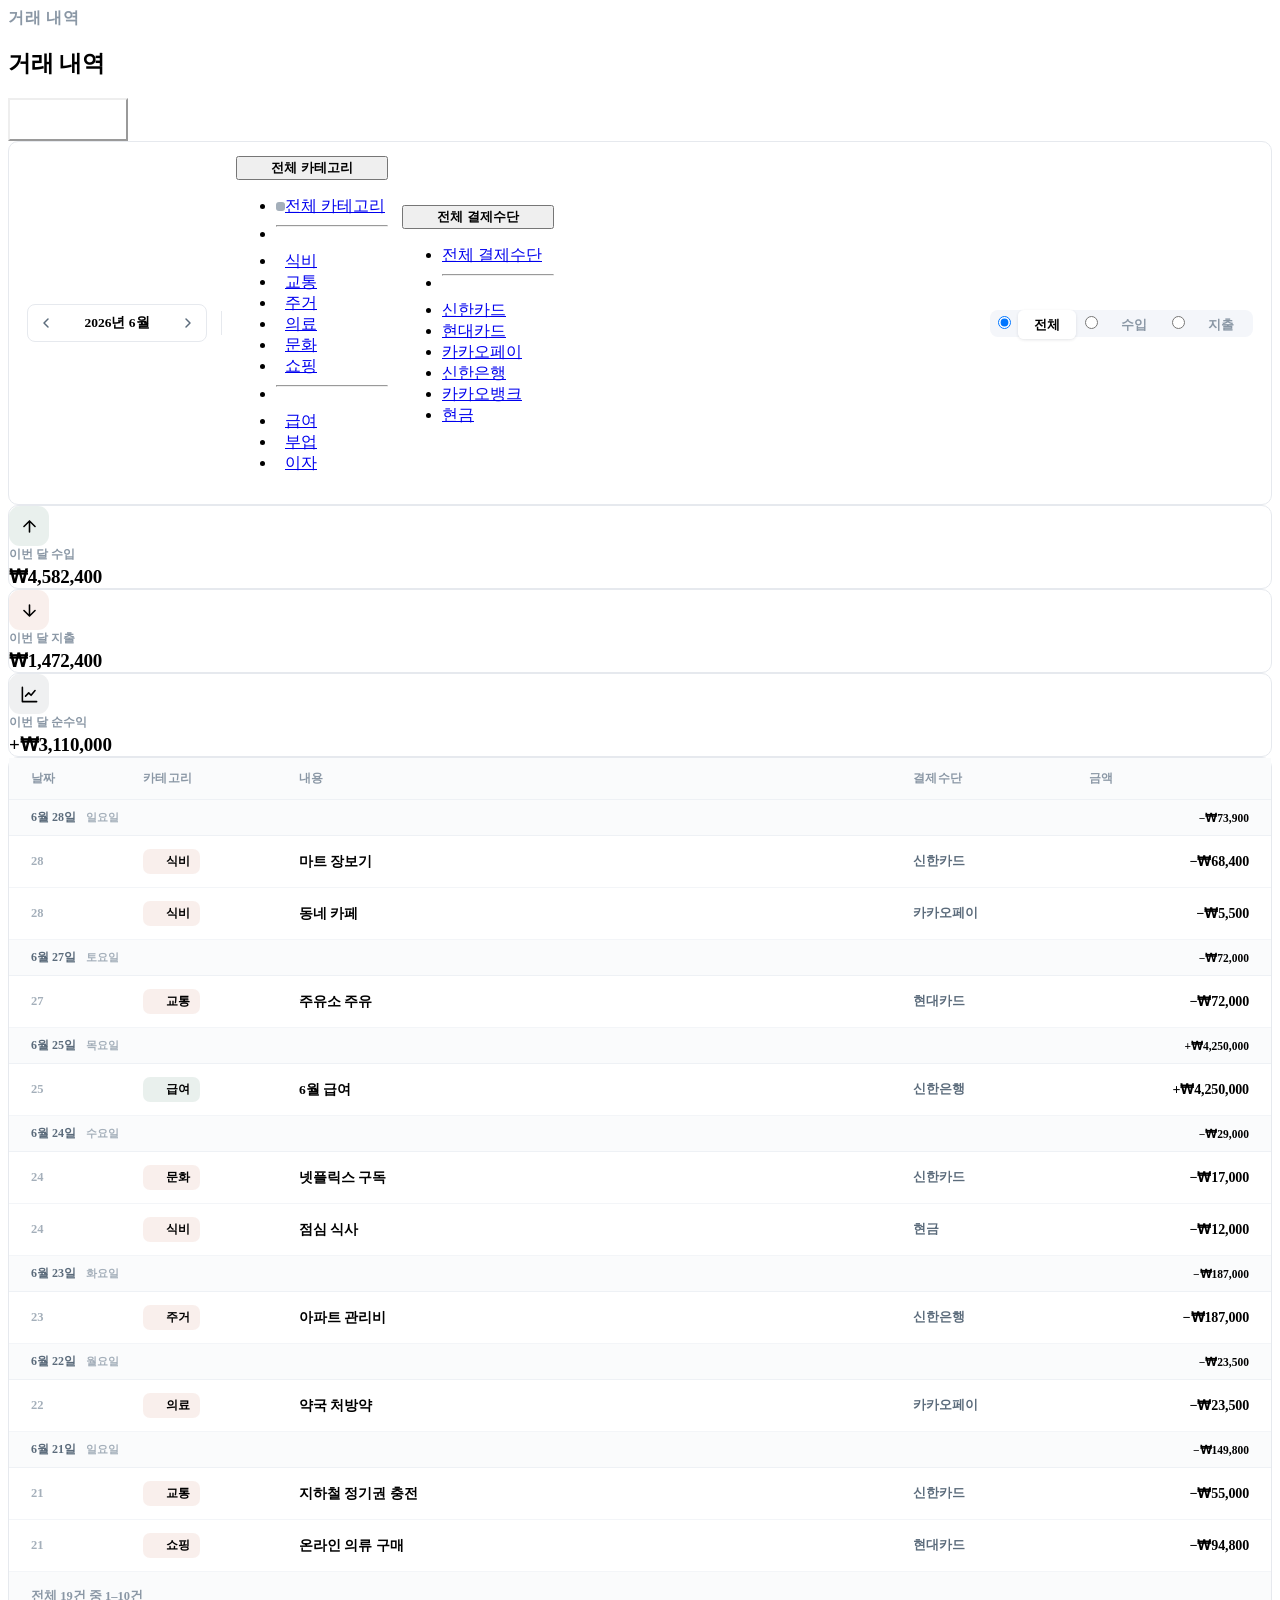
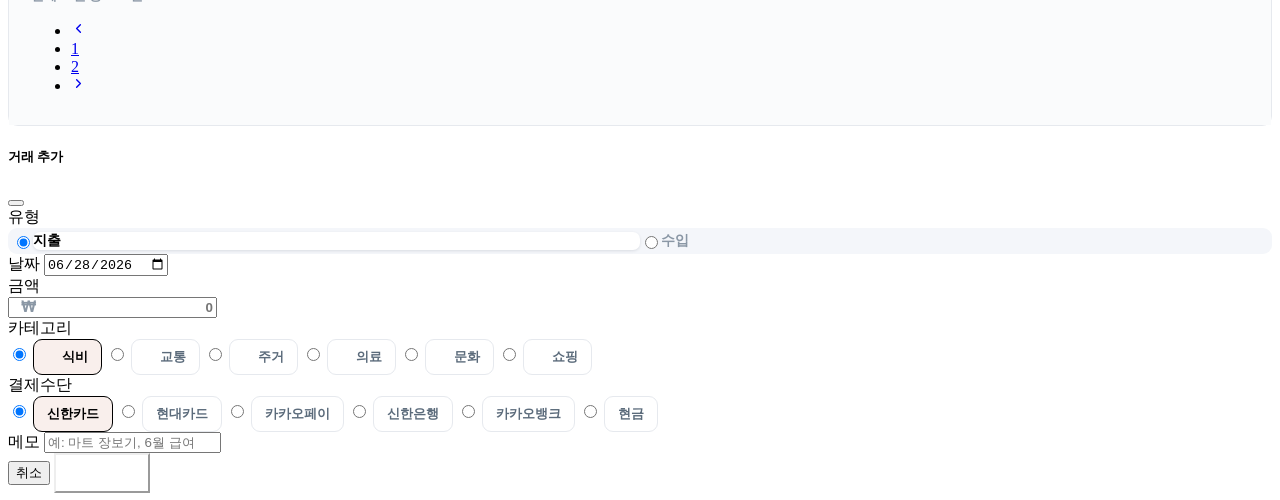
<file: src/main/resources/templates/transaction/transactions.html>
<!DOCTYPE html>
<html xmlns:th="http://www.thymeleaf.org"
      xmlns:layout="http://www.ultraq.net.nz/thymeleaf/layout"
      layout:decorate="~{layout/layout}">

<head>
    <title>거래 내역</title>

    <th:block layout:fragment="page-css">
        <style>
            /* ===== 카드 공통 (dashboard와 동일 톤) ===== */
            .card {
                border: 1px solid #e6e9ee;
                border-radius: 10px;
                box-shadow: none;
            }

            .page-pretitle {
                color: #8a97a5;
                font-weight: 600;
                letter-spacing: 0.04em;
            }

            .page-title {
                font-size: 1.4375rem;
                font-weight: 800;
                color: var(--sallim-balance);
                letter-spacing: -0.01em;
            }

            /* ===== 거래 추가 버튼 ===== */
            .btn-add {
                background-color: var(--sallim-income);
                border-color: var(--sallim-income);
                color: #fff;
                font-weight: 700;
                font-size: 0.84375rem;
                padding: 0.5625rem 1.125rem;
            }

            .btn-add:hover {
                background-color: #255a43;
                border-color: #255a43;
                color: #fff;
            }

            /* ===== 필터 바 ===== */
            .filter-bar {
                display: flex;
                align-items: center;
                gap: 14px;
                flex-wrap: wrap;
                padding: 0.875rem 1.125rem;
            }

            .filter-divider {
                width: 1px;
                height: 24px;
                background: #e6e9ee;
            }

            .month-selector {
                display: flex;
                align-items: center;
                gap: 2px;
                border: 1px solid #e6e9ee;
                border-radius: 8px;
                padding: 3px;
            }

            .month-selector .btn-icon {
                width: 30px;
                height: 30px;
                display: flex;
                align-items: center;
                justify-content: center;
                border: none;
                background: transparent;
                border-radius: 6px;
                color: #5b6b7b;
                cursor: pointer;
            }

            .month-selector .btn-icon:hover {
                background: #f4f6fa;
                color: var(--sallim-balance);
            }

            .month-label {
                min-width: 108px;
                text-align: center;
                font-size: 0.84375rem;
                font-weight: 700;
                color: var(--sallim-balance);
            }

            .filter-dropdown-btn {
                min-width: 152px;
                justify-content: space-between;
                font-size: 0.8125rem;
                font-weight: 600;
                color: var(--sallim-balance);
            }

            .cat-dot {
                width: 9px;
                height: 9px;
                border-radius: 3px;
                display: inline-block;
                flex-shrink: 0;
            }

            /* 유형 세그먼트 토글 */
            .type-toggle {
                margin-left: auto;
                background: #F4F6FA;
                border-radius: 8px;
                padding: 3px;
                gap: 0;
            }

            .type-toggle .btn {
                border: none;
                border-radius: 6px !important;
                font-size: 0.8125rem;
                font-weight: 700;
                padding: 7px 16px;
                color: #8a97a5;
                background: transparent;
            }

            .type-toggle .btn-check:checked + .btn {
                background: #fff;
                box-shadow: 0 1px 3px rgba(30, 45, 61, 0.12);
                color: var(--sallim-balance);
            }

            .type-toggle .btn-check:checked + .btn.btn-type-income {
                color: var(--sallim-income);
            }

            .type-toggle .btn-check:checked + .btn.btn-type-expense {
                color: var(--sallim-expense);
            }

            /* ===== 요약 카드 ===== */
            .summary-icon {
                width: 40px;
                height: 40px;
                border-radius: 11px;
                display: flex;
                align-items: center;
                justify-content: center;
                flex-shrink: 0;
            }

            .summary-icon-income {
                background: rgba(45, 106, 79, 0.10);
                color: var(--sallim-income);
            }

            .summary-icon-expense {
                background: rgba(193, 96, 74, 0.10);
                color: var(--sallim-expense);
            }

            .summary-icon-net {
                background: rgba(30, 45, 61, 0.07);
                color: var(--sallim-balance);
            }

            .summary-label {
                font-size: 0.75rem;
                font-weight: 600;
                color: #8a97a5;
            }

            .summary-value {
                font-size: 1.1875rem;
                font-weight: 800;
                letter-spacing: -0.01em;
                margin-top: 2px;
            }

            /* ===== 카테고리 칩 ===== */
            .cat-chip {
                display: inline-flex;
                align-items: center;
                gap: 6px;
                font-size: 0.75rem;
                font-weight: 700;
                padding: 4px 10px;
                border-radius: 7px;
            }

            .cat-chip .cat-chip-dot {
                width: 7px;
                height: 7px;
                border-radius: 2px;
                display: inline-block;
            }

            .cat-chip-income {
                background: rgba(45, 106, 79, 0.10);
                color: var(--sallim-income);
            }

            .cat-chip-expense {
                background: rgba(193, 96, 74, 0.10);
                color: var(--sallim-expense);
            }

            /* ===== 거래 테이블 (CSS Grid) ===== */
            .txn-table-head,
            .txn-row {
                display: grid;
                grid-template-columns: 96px 140px 1fr 160px 160px;
                align-items: center;
                gap: 16px;
                padding: 0.8125rem 1.375rem;
            }

            .txn-table-head {
                border-bottom: 1px solid #eef1f5;
                background: #fafbfc;
            }

            .txn-table-head span {
                font-size: 0.71875rem;
                font-weight: 700;
                color: #8a97a5;
                letter-spacing: 0.03em;
            }

            .txn-group-header {
                display: flex;
                align-items: center;
                gap: 10px;
                padding: 0.5625rem 1.375rem;
                background: #fafbfc;
                border-bottom: 1px solid #eef1f5;
            }

            .txn-group-date {
                font-size: 0.75rem;
                font-weight: 700;
                color: #5b6b7b;
            }

            .txn-group-day {
                font-size: 0.6875rem;
                font-weight: 600;
                color: #a4afba;
            }

            .txn-group-net {
                margin-left: auto;
                font-size: 0.71875rem;
                font-weight: 700;
            }

            .txn-row {
                border-bottom: 1px solid #f3f5f8;
            }

            .txn-row:hover {
                background: #fafbfc;
            }

            .txn-row:last-child {
                border-bottom: none;
            }

            .txn-day {
                font-size: 0.78125rem;
                font-weight: 600;
                color: #a4afba;
            }

            .txn-desc {
                font-size: 0.84375rem;
                font-weight: 600;
                color: var(--sallim-balance);
                white-space: nowrap;
                overflow: hidden;
                text-overflow: ellipsis;
            }

            .txn-pay {
                font-size: 0.78125rem;
                font-weight: 600;
                color: #5b6b7b;
            }

            .txn-amount {
                text-align: right;
                font-size: 0.875rem;
                font-weight: 700;
                letter-spacing: -0.01em;
            }

            .txn-table-foot {
                padding: 0.875rem 1.375rem;
                background: #fafbfc;
            }

            .txn-table-foot .text-muted-sm {
                font-size: 0.78125rem;
                font-weight: 600;
                color: #8a97a5;
            }

            /* ===== 모달: 유형/카테고리/결제수단 선택 칩 ===== */
            .modal-type-toggle {
                display: flex;
                background: #F4F6FA;
                border-radius: 9px;
                padding: 4px;
            }

            .modal-type-toggle .btn {
                flex: 1;
                border: none;
                border-radius: 7px !important;
                font-weight: 700;
                font-size: 0.84375rem;
                color: #8a97a5;
                background: transparent;
            }

            .modal-type-toggle .btn-check:checked + .btn.btn-type-expense {
                background: #fff;
                color: var(--sallim-expense);
                box-shadow: 0 1px 3px rgba(30, 45, 61, 0.12);
            }

            .modal-type-toggle .btn-check:checked + .btn.btn-type-income {
                background: #fff;
                color: var(--sallim-income);
                box-shadow: 0 1px 3px rgba(30, 45, 61, 0.12);
            }

            .chip-select .btn {
                display: inline-flex;
                align-items: center;
                gap: 7px;
                padding: 8px 13px;
                border: 1.5px solid #e6e9ee;
                background: #fff;
                border-radius: 9px;
                font-size: 0.8125rem;
                font-weight: 600;
                color: #5b6b7b;
            }

            .chip-select .btn-check:checked + .btn {
                border-color: var(--sallim-expense);
                background: rgba(193, 96, 74, 0.10);
                color: var(--sallim-balance);
            }

            .chip-select.chip-select-income .btn-check:checked + .btn {
                border-color: var(--sallim-income);
                background: rgba(45, 106, 79, 0.10);
                color: var(--sallim-balance);
            }

            .chip-select .btn .cat-chip-dot {
                width: 8px;
                height: 8px;
                border-radius: 2px;
                display: inline-block;
            }

            .amount-input-wrap {
                position: relative;
            }

            .amount-input-wrap .currency-prefix {
                position: absolute;
                left: 13px;
                top: 50%;
                transform: translateY(-50%);
                font-size: 0.9375rem;
                font-weight: 700;
                color: #8a97a5;
            }

            .amount-input-wrap input {
                padding-left: 30px;
                text-align: right;
                font-weight: 700;
            }
        </style>
    </th:block>
</head>

<body>
<section layout:fragment="content">

    <!-- 페이지 헤더 -->
    <div class="page-header d-print-none">
        <div class="container-fluid">
            <div class="row g-2 align-items-center">
                <div class="col">
                    <div class="page-pretitle" style="margin-bottom: 5px;">거래 내역</div>
                    <h2 class="page-title">거래 내역</h2>
                </div>
                <div class="col-auto ms-auto d-print-none">
                    <button type="button" class="btn btn-add" data-bs-toggle="modal" data-bs-target="#modal-add-transaction">
                        <svg xmlns="http://www.w3.org/2000/svg" width="16" height="16" viewBox="0 0 24 24"
                             fill="none" stroke="currentColor" stroke-width="2.4" stroke-linecap="round" stroke-linejoin="round">
                            <path d="M12 5v14M5 12h14"/>
                        </svg>
                        거래 추가
                    </button>
                </div>
            </div>
        </div>
    </div>

    <div class="page-body">
        <div class="container-fluid">

            <!-- 필터 바 -->
            <div class="card mb-4">
                <div class="filter-bar">

                    <!-- 월 선택 -->
                    <div class="month-selector">
                        <button type="button" class="btn-icon" title="이전 달">
                            <svg xmlns="http://www.w3.org/2000/svg" width="16" height="16" viewBox="0 0 24 24"
                                 fill="none" stroke="currentColor" stroke-width="2.2" stroke-linecap="round" stroke-linejoin="round">
                                <path d="M15 18l-6-6 6-6"/>
                            </svg>
                        </button>
                        <span class="month-label">2026년 6월</span>
                        <button type="button" class="btn-icon" title="다음 달">
                            <svg xmlns="http://www.w3.org/2000/svg" width="16" height="16" viewBox="0 0 24 24"
                                 fill="none" stroke="currentColor" stroke-width="2.2" stroke-linecap="round" stroke-linejoin="round">
                                <path d="M9 18l6-6-6-6"/>
                            </svg>
                        </button>
                    </div>

                    <div class="filter-divider"></div>

                    <!-- 카테고리 드롭다운 -->
                    <div class="dropdown">
                        <button class="btn btn-outline-secondary filter-dropdown-btn dropdown-toggle" type="button"
                                data-bs-toggle="dropdown" aria-expanded="false">
                            전체 카테고리
                        </button>
                        <ul class="dropdown-menu">
                            <li><a class="dropdown-item active d-flex align-items-center gap-2" href="#">
                                <span class="cat-dot" style="background:#a4afba;"></span>전체 카테고리
                            </a></li>
                            <li>
                                <hr class="dropdown-divider">
                            </li>
                            <li><a class="dropdown-item d-flex align-items-center gap-2" href="#">
                                <span class="cat-dot" style="background:var(--sallim-expense);"></span>식비
                            </a></li>
                            <li><a class="dropdown-item d-flex align-items-center gap-2" href="#">
                                <span class="cat-dot" style="background:var(--sallim-expense);"></span>교통
                            </a></li>
                            <li><a class="dropdown-item d-flex align-items-center gap-2" href="#">
                                <span class="cat-dot" style="background:var(--sallim-expense);"></span>주거
                            </a></li>
                            <li><a class="dropdown-item d-flex align-items-center gap-2" href="#">
                                <span class="cat-dot" style="background:var(--sallim-expense);"></span>의료
                            </a></li>
                            <li><a class="dropdown-item d-flex align-items-center gap-2" href="#">
                                <span class="cat-dot" style="background:var(--sallim-expense);"></span>문화
                            </a></li>
                            <li><a class="dropdown-item d-flex align-items-center gap-2" href="#">
                                <span class="cat-dot" style="background:var(--sallim-expense);"></span>쇼핑
                            </a></li>
                            <li>
                                <hr class="dropdown-divider">
                            </li>
                            <li><a class="dropdown-item d-flex align-items-center gap-2" href="#">
                                <span class="cat-dot" style="background:var(--sallim-income);"></span>급여
                            </a></li>
                            <li><a class="dropdown-item d-flex align-items-center gap-2" href="#">
                                <span class="cat-dot" style="background:var(--sallim-income);"></span>부업
                            </a></li>
                            <li><a class="dropdown-item d-flex align-items-center gap-2" href="#">
                                <span class="cat-dot" style="background:var(--sallim-income);"></span>이자
                            </a></li>
                        </ul>
                    </div>

                    <!-- 결제수단 드롭다운 -->
                    <div class="dropdown">
                        <button class="btn btn-outline-secondary filter-dropdown-btn dropdown-toggle" type="button"
                                data-bs-toggle="dropdown" aria-expanded="false">
                            전체 결제수단
                        </button>
                        <ul class="dropdown-menu">
                            <li><a class="dropdown-item active" href="#">전체 결제수단</a></li>
                            <li>
                                <hr class="dropdown-divider">
                            </li>
                            <li><a class="dropdown-item" href="#">신한카드</a></li>
                            <li><a class="dropdown-item" href="#">현대카드</a></li>
                            <li><a class="dropdown-item" href="#">카카오페이</a></li>
                            <li><a class="dropdown-item" href="#">신한은행</a></li>
                            <li><a class="dropdown-item" href="#">카카오뱅크</a></li>
                            <li><a class="dropdown-item" href="#">현금</a></li>
                        </ul>
                    </div>

                    <!-- 유형 토글 -->
                    <div class="btn-group type-toggle" role="group">
                        <input type="radio" class="btn-check" name="type-filter" id="type-all" checked>
                        <label class="btn" for="type-all">전체</label>

                        <input type="radio" class="btn-check" name="type-filter" id="type-income">
                        <label class="btn btn-type-income" for="type-income">수입</label>

                        <input type="radio" class="btn-check" name="type-filter" id="type-expense">
                        <label class="btn btn-type-expense" for="type-expense">지출</label>
                    </div>

                </div>
            </div>

            <!-- 요약 카드 -->
            <div class="row row-deck row-cards mb-4">

                <div class="col-sm-6 col-lg-4">
                    <div class="card">
                        <div class="card-body d-flex align-items-center gap-3">
                            <span class="summary-icon summary-icon-income">
                                <svg xmlns="http://www.w3.org/2000/svg" width="19" height="19" viewBox="0 0 24 24"
                                     fill="none" stroke="currentColor" stroke-width="2" stroke-linecap="round" stroke-linejoin="round">
                                    <path d="M12 19V5M5 12l7-7 7 7"/>
                                </svg>
                            </span>
                            <div>
                                <div class="summary-label">이번 달 수입</div>
                                <div class="summary-value text-income">₩4,582,400</div>
                            </div>
                        </div>
                    </div>
                </div>

                <div class="col-sm-6 col-lg-4">
                    <div class="card">
                        <div class="card-body d-flex align-items-center gap-3">
                            <span class="summary-icon summary-icon-expense">
                                <svg xmlns="http://www.w3.org/2000/svg" width="19" height="19" viewBox="0 0 24 24"
                                     fill="none" stroke="currentColor" stroke-width="2" stroke-linecap="round" stroke-linejoin="round">
                                    <path d="M12 5v14M5 12l7 7 7-7"/>
                                </svg>
                            </span>
                            <div>
                                <div class="summary-label">이번 달 지출</div>
                                <div class="summary-value text-expense">₩1,472,400</div>
                            </div>
                        </div>
                    </div>
                </div>

                <div class="col-sm-6 col-lg-4">
                    <div class="card">
                        <div class="card-body d-flex align-items-center gap-3">
                            <span class="summary-icon summary-icon-net">
                                <svg xmlns="http://www.w3.org/2000/svg" width="19" height="19" viewBox="0 0 24 24"
                                     fill="none" stroke="currentColor" stroke-width="2" stroke-linecap="round" stroke-linejoin="round">
                                    <path d="M3 3v18h18"/>
                                    <path d="M7 14l4-4 3 3 5-6"/>
                                </svg>
                            </span>
                            <div>
                                <div class="summary-label">이번 달 순수익</div>
                                <div class="summary-value text-income">+₩3,110,000</div>
                            </div>
                        </div>
                    </div>
                </div>

            </div>

            <!-- 거래 테이블 -->
            <div class="card">

                <div class="txn-table-head">
                    <span>날짜</span>
                    <span>카테고리</span>
                    <span>내용</span>
                    <span>결제수단</span>
                    <span class="text-end">금액</span>
                </div>

                <!-- 6월 28일 -->
                <div class="txn-group-header">
                    <span class="txn-group-date">6월 28일</span>
                    <span class="txn-group-day">일요일</span>
                    <span class="txn-group-net text-expense">−₩73,900</span>
                </div>
                <div class="txn-row">
                    <span class="txn-day">28</span>
                    <span><span class="cat-chip cat-chip-expense"><span class="cat-chip-dot" style="background:var(--sallim-expense);"></span>식비</span></span>
                    <span class="txn-desc">마트 장보기</span>
                    <span class="txn-pay">신한카드</span>
                    <span class="txn-amount text-expense">−₩68,400</span>
                </div>
                <div class="txn-row">
                    <span class="txn-day">28</span>
                    <span><span class="cat-chip cat-chip-expense"><span class="cat-chip-dot" style="background:var(--sallim-expense);"></span>식비</span></span>
                    <span class="txn-desc">동네 카페</span>
                    <span class="txn-pay">카카오페이</span>
                    <span class="txn-amount text-expense">−₩5,500</span>
                </div>

                <!-- 6월 27일 -->
                <div class="txn-group-header">
                    <span class="txn-group-date">6월 27일</span>
                    <span class="txn-group-day">토요일</span>
                    <span class="txn-group-net text-expense">−₩72,000</span>
                </div>
                <div class="txn-row">
                    <span class="txn-day">27</span>
                    <span><span class="cat-chip cat-chip-expense"><span class="cat-chip-dot" style="background:var(--sallim-expense);"></span>교통</span></span>
                    <span class="txn-desc">주유소 주유</span>
                    <span class="txn-pay">현대카드</span>
                    <span class="txn-amount text-expense">−₩72,000</span>
                </div>

                <!-- 6월 25일 -->
                <div class="txn-group-header">
                    <span class="txn-group-date">6월 25일</span>
                    <span class="txn-group-day">목요일</span>
                    <span class="txn-group-net text-income">+₩4,250,000</span>
                </div>
                <div class="txn-row">
                    <span class="txn-day">25</span>
                    <span><span class="cat-chip cat-chip-income"><span class="cat-chip-dot" style="background:var(--sallim-income);"></span>급여</span></span>
                    <span class="txn-desc">6월 급여</span>
                    <span class="txn-pay">신한은행</span>
                    <span class="txn-amount text-income">+₩4,250,000</span>
                </div>

                <!-- 6월 24일 -->
                <div class="txn-group-header">
                    <span class="txn-group-date">6월 24일</span>
                    <span class="txn-group-day">수요일</span>
                    <span class="txn-group-net text-expense">−₩29,000</span>
                </div>
                <div class="txn-row">
                    <span class="txn-day">24</span>
                    <span><span class="cat-chip cat-chip-expense"><span class="cat-chip-dot" style="background:var(--sallim-expense);"></span>문화</span></span>
                    <span class="txn-desc">넷플릭스 구독</span>
                    <span class="txn-pay">신한카드</span>
                    <span class="txn-amount text-expense">−₩17,000</span>
                </div>
                <div class="txn-row">
                    <span class="txn-day">24</span>
                    <span><span class="cat-chip cat-chip-expense"><span class="cat-chip-dot" style="background:var(--sallim-expense);"></span>식비</span></span>
                    <span class="txn-desc">점심 식사</span>
                    <span class="txn-pay">현금</span>
                    <span class="txn-amount text-expense">−₩12,000</span>
                </div>

                <!-- 6월 23일 -->
                <div class="txn-group-header">
                    <span class="txn-group-date">6월 23일</span>
                    <span class="txn-group-day">화요일</span>
                    <span class="txn-group-net text-expense">−₩187,000</span>
                </div>
                <div class="txn-row">
                    <span class="txn-day">23</span>
                    <span><span class="cat-chip cat-chip-expense"><span class="cat-chip-dot" style="background:var(--sallim-expense);"></span>주거</span></span>
                    <span class="txn-desc">아파트 관리비</span>
                    <span class="txn-pay">신한은행</span>
                    <span class="txn-amount text-expense">−₩187,000</span>
                </div>

                <!-- 6월 22일 -->
                <div class="txn-group-header">
                    <span class="txn-group-date">6월 22일</span>
                    <span class="txn-group-day">월요일</span>
                    <span class="txn-group-net text-expense">−₩23,500</span>
                </div>
                <div class="txn-row">
                    <span class="txn-day">22</span>
                    <span><span class="cat-chip cat-chip-expense"><span class="cat-chip-dot" style="background:var(--sallim-expense);"></span>의료</span></span>
                    <span class="txn-desc">약국 처방약</span>
                    <span class="txn-pay">카카오페이</span>
                    <span class="txn-amount text-expense">−₩23,500</span>
                </div>

                <!-- 6월 21일 -->
                <div class="txn-group-header">
                    <span class="txn-group-date">6월 21일</span>
                    <span class="txn-group-day">일요일</span>
                    <span class="txn-group-net text-expense">−₩149,800</span>
                </div>
                <div class="txn-row">
                    <span class="txn-day">21</span>
                    <span><span class="cat-chip cat-chip-expense"><span class="cat-chip-dot" style="background:var(--sallim-expense);"></span>교통</span></span>
                    <span class="txn-desc">지하철 정기권 충전</span>
                    <span class="txn-pay">신한카드</span>
                    <span class="txn-amount text-expense">−₩55,000</span>
                </div>
                <div class="txn-row">
                    <span class="txn-day">21</span>
                    <span><span class="cat-chip cat-chip-expense"><span class="cat-chip-dot" style="background:var(--sallim-expense);"></span>쇼핑</span></span>
                    <span class="txn-desc">온라인 의류 구매</span>
                    <span class="txn-pay">현대카드</span>
                    <span class="txn-amount text-expense">−₩94,800</span>
                </div>

                <!-- 테이블 푸터 / 페이지네이션 -->
                <div class="txn-table-foot d-flex align-items-center justify-content-between">
                    <span class="text-muted-sm">전체 19건 중 1–10건</span>
                    <ul class="pagination pagination-sm mb-0">
                        <li class="page-item disabled">
                            <a class="page-link" href="#" tabindex="-1" aria-disabled="true">
                                <svg xmlns="http://www.w3.org/2000/svg" width="15" height="15" viewBox="0 0 24 24"
                                     fill="none" stroke="currentColor" stroke-width="2.2" stroke-linecap="round" stroke-linejoin="round">
                                    <path d="M15 18l-6-6 6-6"/>
                                </svg>
                            </a>
                        </li>
                        <li class="page-item active"><a class="page-link" href="#">1</a></li>
                        <li class="page-item"><a class="page-link" href="#">2</a></li>
                        <li class="page-item">
                            <a class="page-link" href="#">
                                <svg xmlns="http://www.w3.org/2000/svg" width="15" height="15" viewBox="0 0 24 24"
                                     fill="none" stroke="currentColor" stroke-width="2.2" stroke-linecap="round" stroke-linejoin="round">
                                    <path d="M9 18l6-6-6-6"/>
                                </svg>
                            </a>
                        </li>
                    </ul>
                </div>

            </div>

        </div>
    </div>

    <!-- 거래 추가 모달 -->
    <div class="modal modal-blur fade" id="modal-add-transaction" tabindex="-1" aria-hidden="true">
        <div class="modal-dialog modal-dialog-centered" role="document">
            <div class="modal-content">

                <div class="modal-header">
                    <h5 class="modal-title">거래 추가</h5>
                    <button type="button" class="btn-close" data-bs-dismiss="modal" aria-label="Close"></button>
                </div>

                <div class="modal-body">
                    <form>

                        <!-- 유형 토글 -->
                        <div class="mb-3">
                            <label class="form-label">유형</label>
                            <div class="btn-group modal-type-toggle w-100" role="group">
                                <input type="radio" class="btn-check" name="modal-type" id="modal-type-expense" checked>
                                <label class="btn btn-type-expense" for="modal-type-expense">지출</label>

                                <input type="radio" class="btn-check" name="modal-type" id="modal-type-income">
                                <label class="btn btn-type-income" for="modal-type-income">수입</label>
                            </div>
                        </div>

                        <div class="row">
                            <div class="col-6 mb-3">
                                <label class="form-label">날짜</label>
                                <input type="date" class="form-control" value="2026-06-28">
                            </div>
                            <div class="col-6 mb-3">
                                <label class="form-label">금액</label>
                                <div class="amount-input-wrap">
                                    <span class="currency-prefix">₩</span>
                                    <input type="text" class="form-control" placeholder="0">
                                </div>
                            </div>
                        </div>

                        <!-- 카테고리 선택 -->
                        <div class="mb-3">
                            <label class="form-label">카테고리</label>
                            <div class="chip-select d-flex flex-wrap gap-2">
                                <input type="radio" class="btn-check" name="modal-cat" id="cat-food" checked>
                                <label class="btn" for="cat-food">
                                    <span class="cat-chip-dot" style="background:var(--sallim-expense);"></span>식비
                                </label>

                                <input type="radio" class="btn-check" name="modal-cat" id="cat-transport">
                                <label class="btn" for="cat-transport">
                                    <span class="cat-chip-dot" style="background:var(--sallim-expense);"></span>교통
                                </label>

                                <input type="radio" class="btn-check" name="modal-cat" id="cat-housing">
                                <label class="btn" for="cat-housing">
                                    <span class="cat-chip-dot" style="background:var(--sallim-expense);"></span>주거
                                </label>

                                <input type="radio" class="btn-check" name="modal-cat" id="cat-medical">
                                <label class="btn" for="cat-medical">
                                    <span class="cat-chip-dot" style="background:var(--sallim-expense);"></span>의료
                                </label>

                                <input type="radio" class="btn-check" name="modal-cat" id="cat-culture">
                                <label class="btn" for="cat-culture">
                                    <span class="cat-chip-dot" style="background:var(--sallim-expense);"></span>문화
                                </label>

                                <input type="radio" class="btn-check" name="modal-cat" id="cat-shopping">
                                <label class="btn" for="cat-shopping">
                                    <span class="cat-chip-dot" style="background:var(--sallim-expense);"></span>쇼핑
                                </label>
                            </div>
                        </div>

                        <!-- 결제수단 선택 -->
                        <div class="mb-3">
                            <label class="form-label">결제수단</label>
                            <div class="chip-select d-flex flex-wrap gap-2">
                                <input type="radio" class="btn-check" name="modal-pay" id="pay-shinhan-card" checked>
                                <label class="btn" for="pay-shinhan-card">신한카드</label>

                                <input type="radio" class="btn-check" name="modal-pay" id="pay-hyundai-card">
                                <label class="btn" for="pay-hyundai-card">현대카드</label>

                                <input type="radio" class="btn-check" name="modal-pay" id="pay-kakaopay">
                                <label class="btn" for="pay-kakaopay">카카오페이</label>

                                <input type="radio" class="btn-check" name="modal-pay" id="pay-shinhan-bank">
                                <label class="btn" for="pay-shinhan-bank">신한은행</label>

                                <input type="radio" class="btn-check" name="modal-pay" id="pay-kakaobank">
                                <label class="btn" for="pay-kakaobank">카카오뱅크</label>

                                <input type="radio" class="btn-check" name="modal-pay" id="pay-cash">
                                <label class="btn" for="pay-cash">현금</label>
                            </div>
                        </div>

                        <!-- 메모 -->
                        <div class="mb-0">
                            <label class="form-label">메모</label>
                            <input type="text" class="form-control" placeholder="예: 마트 장보기, 6월 급여">
                        </div>

                    </form>
                </div>

                <div class="modal-footer">
                    <button type="button" class="btn" data-bs-dismiss="modal">취소</button>
                    <button type="button" class="btn btn-add">추가하기</button>
                </div>

            </div>
        </div>
    </div>

</section>

<th:block layout:fragment="page-js">
    <script>
        document.addEventListener('DOMContentLoaded', function () {
            // 카테고리 드롭다운: 선택 시 버튼 라벨 갱신
            document.querySelectorAll('.dropdown-menu').forEach(function (menu) {
                menu.addEventListener('click', function (e) {
                    var item = e.target.closest('.dropdown-item');
                    if (!item) return;
                    e.preventDefault();
                    menu.querySelectorAll('.dropdown-item').forEach(function (i) {
                        i.classList.remove('active');
                    });
                    item.classList.add('active');
                    var btn = menu.previousElementSibling;
                    btn.textContent = item.textContent.trim();
                });
            });

            // 모달 유형 토글에 따라 카테고리 선택지 색상 클래스 전환 (수입/지출)
            var modalTypeIncome = document.getElementById('modal-type-income');
            var modalTypeExpense = document.getElementById('modal-type-expense');
            var catSelect = document.querySelector('.chip-select');

            function syncModalType() {
                if (modalTypeIncome.checked) {
                    catSelect.classList.add('chip-select-income');
                } else {
                    catSelect.classList.remove('chip-select-income');
                }
            }

            modalTypeIncome.addEventListener('change', syncModalType);
            modalTypeExpense.addEventListener('change', syncModalType);
        });
    </script>
</th:block>

</body>
</html>
</file>
